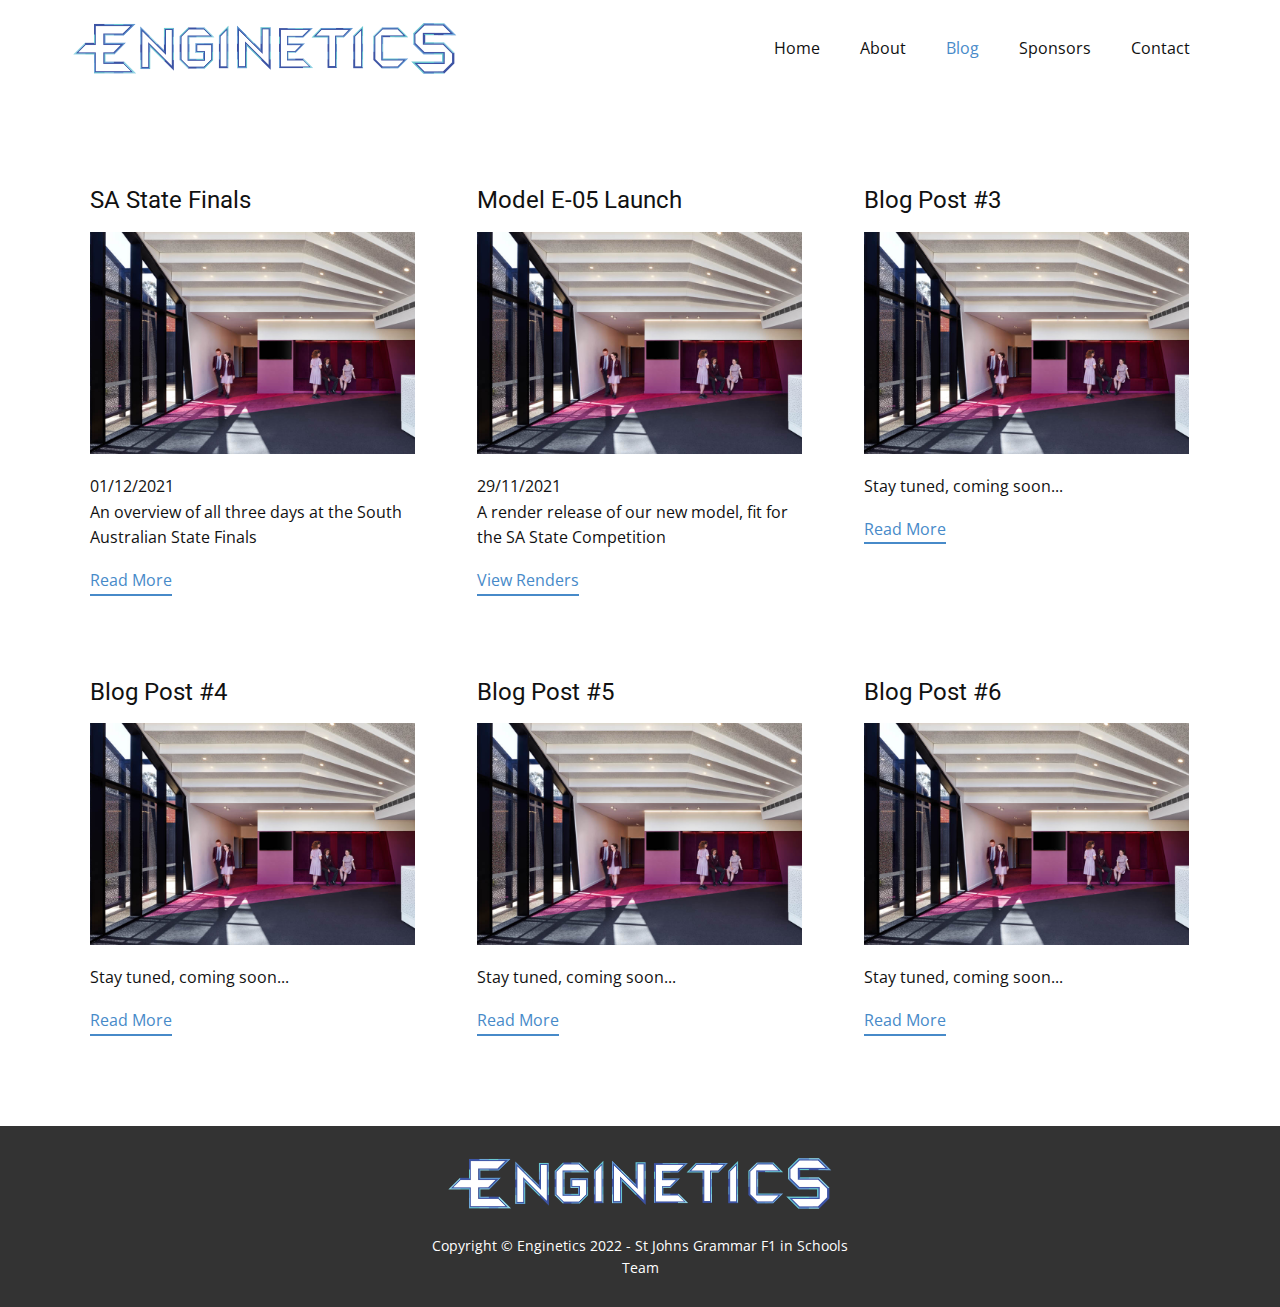
<file: blog/index.html>
<!DOCTYPE html>
<html style="font-size: 16px;">
<!-- IGNORE BELOW (MENUS, METADATA ETC.) -->
<head>
    <meta name="viewport" content="width=device-width, initial-scale=1.0">
    <meta charset="utf-8">
    <meta name="keywords" content="">
    <meta name="description" content="">
    <title>Blog | Enginetics</title>
    <link rel="stylesheet" href="../css/nicepage.css" media="screen">
    <link rel="stylesheet" href="../css/Blog-Template.css" media="screen">
    <script class="u-script" type="text/javascript" src="../js/jquery.js" defer=""></script>
    <script class="u-script" type="text/javascript" src="../js/nicepage.js" defer=""></script>
    <link rel="icon" href="../images/favicon.png">
    <link id="u-theme-google-font" rel="stylesheet" href="https://fonts.googleapis.com/css?family=Roboto:100,100i,300,300i,400,400i,500,500i,700,700i,900,900i|Open+Sans:300,300i,400,400i,600,600i,700,700i,800,800i">
    <script type="application/ld+json">{
		"@context": "http://schema.org",
		"@type": "Organization",
		"name": "",
		"url": "index.html",
		"logo": "../images/default-logo.png"
    }</script>
    <meta property="og:title" content="Blog | Enginetics">
    <meta property="og:type" content="blog">
    <meta name="theme-color" content="#478ac9">
    <link rel="canonical" href="../index.html">
</head>

<body class="u-body">
    <header class="u-clearfix u-header u-header" id="sec-2f8c">
        <div class="u-clearfix u-sheet u-sheet-1">
            <a href="../index.html" data-page-id="411013401" class="u-image u-logo u-image-1" data-image-width="3416" data-image-height="387" title="Home">
                <img src="../images/default-logo.png" class="u-logo-image u-logo-image-1" data-image-width="389.3334">
            </a>
            <nav class="u-menu u-menu-dropdown u-offcanvas u-menu-1">
                <div class="menu-collapse" style="font-size: 1rem; letter-spacing: 0px;">
                    <a class="u-button-style u-custom-left-right-menu-spacing u-custom-padding-bottom u-custom-top-bottom-menu-spacing u-nav-link u-text-active-palette-1-base u-text-hover-palette-2-base" href="#">
                        <svg><use xmlns:xlink="http://www.w3.org/1999/xlink" xlink:href="#menu-hamburger"></use></svg>
                        <svg version="1.1" xmlns="http://www.w3.org/2000/svg" xmlns:xlink="http://www.w3.org/1999/xlink"><defs><symbol id="menu-hamburger" viewBox="0 0 16 16" style="width: 16px; height: 16px;"><rect y="1" width="16" height="2"></rect><rect y="7" width="16" height="2"></rect><rect y="13" width="16" height="2"></rect></symbol></defs></svg>
                    </a>
                </div>
                <div class="u-custom-menu u-nav-container">
                    <ul class="u-nav u-unstyled u-nav-1">
                        <li class="u-nav-item"><a class="u-button-style u-nav-link u-text-active-palette-1-base u-text-hover-palette-2-base" href="../index.html" style="padding: 18px 20px;">Home</a>
                        </li><li class="u-nav-item"><a class="u-button-style u-nav-link u-text-active-palette-1-base u-text-hover-palette-2-base" href="../About.html" style="padding: 18px 20px;">About</a>
                        </li><li class="u-nav-item"><a class="u-button-style u-nav-link u-text-active-palette-1-base u-text-hover-palette-2-base" href="index.html" style="padding: 18px 20px;">Blog</a>
                        </li><li class="u-nav-item"><a class="u-button-style u-nav-link u-text-active-palette-1-base u-text-hover-palette-2-base" href="../sponsors.html" style="padding: 18px 20px;">Sponsors</a>
                        </li><li class="u-nav-item"><a class="u-button-style u-nav-link u-text-active-palette-1-base u-text-hover-palette-2-base" href="../Contact.html" style="padding: 18px 20px;">Contact</a>
                        </li>
                    </ul>
                </div>
                <div class="u-custom-menu u-nav-container-collapse">
                    <div class="u-black u-container-style u-inner-container-layout u-opacity u-opacity-95 u-sidenav">
                        <div class="u-sidenav-overflow">
                            <div class="u-menu-close"></div>
                            <ul class="u-align-center u-nav u-popupmenu-items u-unstyled u-nav-2"><li class="u-nav-item"><a class="u-button-style u-nav-link" href="../index.html" style="padding: 18px 20px;">Home</a>
                                </li><li class="u-nav-item"><a class="u-button-style u-nav-link" href="../About.html" style="padding: 18px 20px;">About</a>
                                </li><li class="u-nav-item"><a class="u-button-style u-nav-link" href="index.html" style="padding: 18px 20px;">Blog</a>
                                </li><li class="u-nav-item"><a class="u-button-style u-nav-link" href="../sponsors.html" style="padding: 18px 20px;">Sponsors</a>
                                </li><li class="u-nav-item"><a class="u-button-style u-nav-link" href="../Contact.html" style="padding: 18px 20px;">Contact</a>
                                </li>
                            </ul>
                        </div>
                    </div>
                    <div class="u-black u-menu-overlay u-opacity u-opacity-70"></div>
                </div>
            </nav>
        </div>
    </header>
    <!-- IGNORE ABOVE (MENUS, METADATA ETC.) -->

    <!-- THE BLOG POSTS (EDIT) -->
    <section class="u-clearfix u-section-1" id="sec-db2b"><div class="u-clearfix u-sheet u-valign-middle u-sheet-1"><div class="u-blog u-expanded-width u-repeater u-repeater-1">
        <!-- POST #1 -->
        <div class="u-blog-post u-container-style u-repeater-item u-white u-repeater-item-1">
            <div class="u-container-layout u-similar-container u-valign-top u-container-layout-1">
                <!-- TITLE -->
                <h4 class="u-blog-control u-text u-text-1">
                    <a class="u-post-header-link" href="posts/post.html">SA State Finals</a>
                </h4>
                <!-- IMAGE -->
                <a class="u-post-header-link" href="posts/post.html">
                    <img src="../images/SJGS-Home-Banner-1.jpg" alt="" class="u-blog-control u-expanded-width u-image u-image-default u-image-1" >
                </a>
                <!-- DATE AND OVERVIEW -->
                <div class="u-blog-control u-post-content u-text u-text-2 fr-view">
                    01/12/2021
                    <br>
                    An overview of all three days at the South Australian State Finals
                </div>
                <!-- BUTTON TO READ ARTICLE -->
                <a href="posts/post.html" class="u-blog-control u-border-2 u-border-palette-1-base u-btn u-btn-rectangle u-button-style u-none u-btn-1">Read More</a>
            </div>
        </div>

        <!-- POST #2 -->
        <div class="u-blog-post u-container-style u-repeater-item u-white u-repeater-item-1">
            <div class="u-container-layout u-similar-container u-valign-top u-container-layout-1">
                <!-- TITLE -->
                <h4 class="u-blog-control u-text u-text-1">
                    <a class="u-post-header-link" href="posts/post.html">Model E-05 Launch</a>
                </h4>
                <!-- IMAGE -->
                <a class="u-post-header-link" href="posts/post.html">
                    <img src="../images/SJGS-Home-Banner-1.jpg" alt="" class="u-blog-control u-expanded-width u-image u-image-default u-image-1" >
                </a>
                <!-- DATE AND OVERVIEW -->
                <div class="u-blog-control u-post-content u-text u-text-2 fr-view">
                    29/11/2021
                    <br>
                    A render release of our new model, fit for the SA State Competition
                </div>
                <!-- BUTTON TO READ ARTICLE -->
                <a href="https://www.instagram.com/p/CW1sDOFhJ_X/" class="u-blog-control u-border-2 u-border-palette-1-base u-btn u-btn-rectangle u-button-style u-none u-btn-1">View Renders</a>
            </div>
        </div>
        
        <!-- POST #3 -->
        <div class="u-blog-post u-container-style u-repeater-item u-white u-repeater-item-1">
            <div class="u-container-layout u-similar-container u-valign-top u-container-layout-1">
                <!-- TITLE -->
                <h4 class="u-blog-control u-text u-text-1">
                    <a class="u-post-header-link" href="posts/post.html">Blog Post #3</a>
                </h4>
                <!-- IMAGE -->
                <a class="u-post-header-link" href="posts/post.html">
                    <img src="../images/SJGS-Home-Banner-1.jpg" alt="" class="u-blog-control u-expanded-width u-image u-image-default u-image-1" >
                </a>
                <!-- DATE AND OVERVIEW -->
                <div class="u-blog-control u-post-content u-text u-text-2 fr-view">
                    Stay tuned, coming soon...
                </div>
                <!-- BUTTON TO READ ARTICLE -->
                <a href="posts/post.html" class="u-blog-control u-border-2 u-border-palette-1-base u-btn u-btn-rectangle u-button-style u-none u-btn-1">Read More</a>
            </div>
        </div>

        <!-- POST #4 -->
        <div class="u-blog-post u-container-style u-repeater-item u-white u-repeater-item-1">
            <div class="u-container-layout u-similar-container u-valign-top u-container-layout-1">
                <!-- TITLE -->
                <h4 class="u-blog-control u-text u-text-1">
                    <a class="u-post-header-link" href="posts/post.html">Blog Post #4</a>
                </h4>
                <!-- IMAGE -->
                <a class="u-post-header-link" href="posts/post.html">
                    <img src="../images/SJGS-Home-Banner-1.jpg" alt="" class="u-blog-control u-expanded-width u-image u-image-default u-image-1" >
                </a>
                <!-- DATE AND OVERVIEW -->
                <div class="u-blog-control u-post-content u-text u-text-2 fr-view">
                    Stay tuned, coming soon...
                </div>
                <!-- BUTTON TO READ ARTICLE -->
                <a href="posts/post.html" class="u-blog-control u-border-2 u-border-palette-1-base u-btn u-btn-rectangle u-button-style u-none u-btn-1">Read More</a>
            </div>
        </div>

        <!-- POST #5s -->
        <div class="u-blog-post u-container-style u-repeater-item u-white u-repeater-item-1">
            <div class="u-container-layout u-similar-container u-valign-top u-container-layout-1">
                <!-- TITLE -->
                <h4 class="u-blog-control u-text u-text-1">
                    <a class="u-post-header-link" href="posts/post.html">Blog Post #5</a>
                </h4>
                <!-- IMAGE -->
                <a class="u-post-header-link" href="posts/post.html">
                    <img src="../images/SJGS-Home-Banner-1.jpg" alt="" class="u-blog-control u-expanded-width u-image u-image-default u-image-1" >
                </a>
                <!-- DATE AND OVERVIEW -->
                <div class="u-blog-control u-post-content u-text u-text-2 fr-view">
                    Stay tuned, coming soon...
                </div>
                <!-- BUTTON TO READ ARTICLE -->
                <a href="posts/post.html" class="u-blog-control u-border-2 u-border-palette-1-base u-btn u-btn-rectangle u-button-style u-none u-btn-1">Read More</a>
            </div>
        </div>

        <!-- POST #6 -->
        <div class="u-blog-post u-container-style u-repeater-item u-white u-repeater-item-1">
            <div class="u-container-layout u-similar-container u-valign-top u-container-layout-1">
                <!-- TITLE -->
                <h4 class="u-blog-control u-text u-text-1">
                    <a class="u-post-header-link" href="posts/post.html">Blog Post #6</a>
                </h4>
                <!-- IMAGE -->
                <a class="u-post-header-link" href="posts/post.html">
                    <img src="../images/SJGS-Home-Banner-1.jpg" alt="" class="u-blog-control u-expanded-width u-image u-image-default u-image-1" >
                </a>
                <!-- DATE AND OVERVIEW -->
                <div class="u-blog-control u-post-content u-text u-text-2 fr-view">
                    Stay tuned, coming soon...
                </div>
                <!-- BUTTON TO READ ARTICLE -->
                <a href="posts/post.html" class="u-blog-control u-border-2 u-border-palette-1-base u-btn u-btn-rectangle u-button-style u-none u-btn-1">Read More</a>
            </div>
        </div>
    </div></div></section>
    <!-- END OF BLOG POSTS, IGNORE REST OF CODE -->
    
    <footer class="u-align-center u-clearfix u-footer u-grey-80 u-footer" id="sec-4af6">
        <div class="u-clearfix u-sheet u-sheet-1">
            <a href="../Home.html" data-page-id="411013401" class="u-image u-logo u-image-1" data-image-width="3416" data-image-height="387" title="Home">
                <img src="../images/default-logo.png" class="u-logo-image u-logo-image-1" data-image-width="389.3334">
            </a>
            <p class="u-small-text u-text u-text-variant u-text-1">Copyright © Enginetics 2022 - St Johns Grammar F1 in Schools Team</p>
        </div>
    </footer>
</body>
</html>
</file>
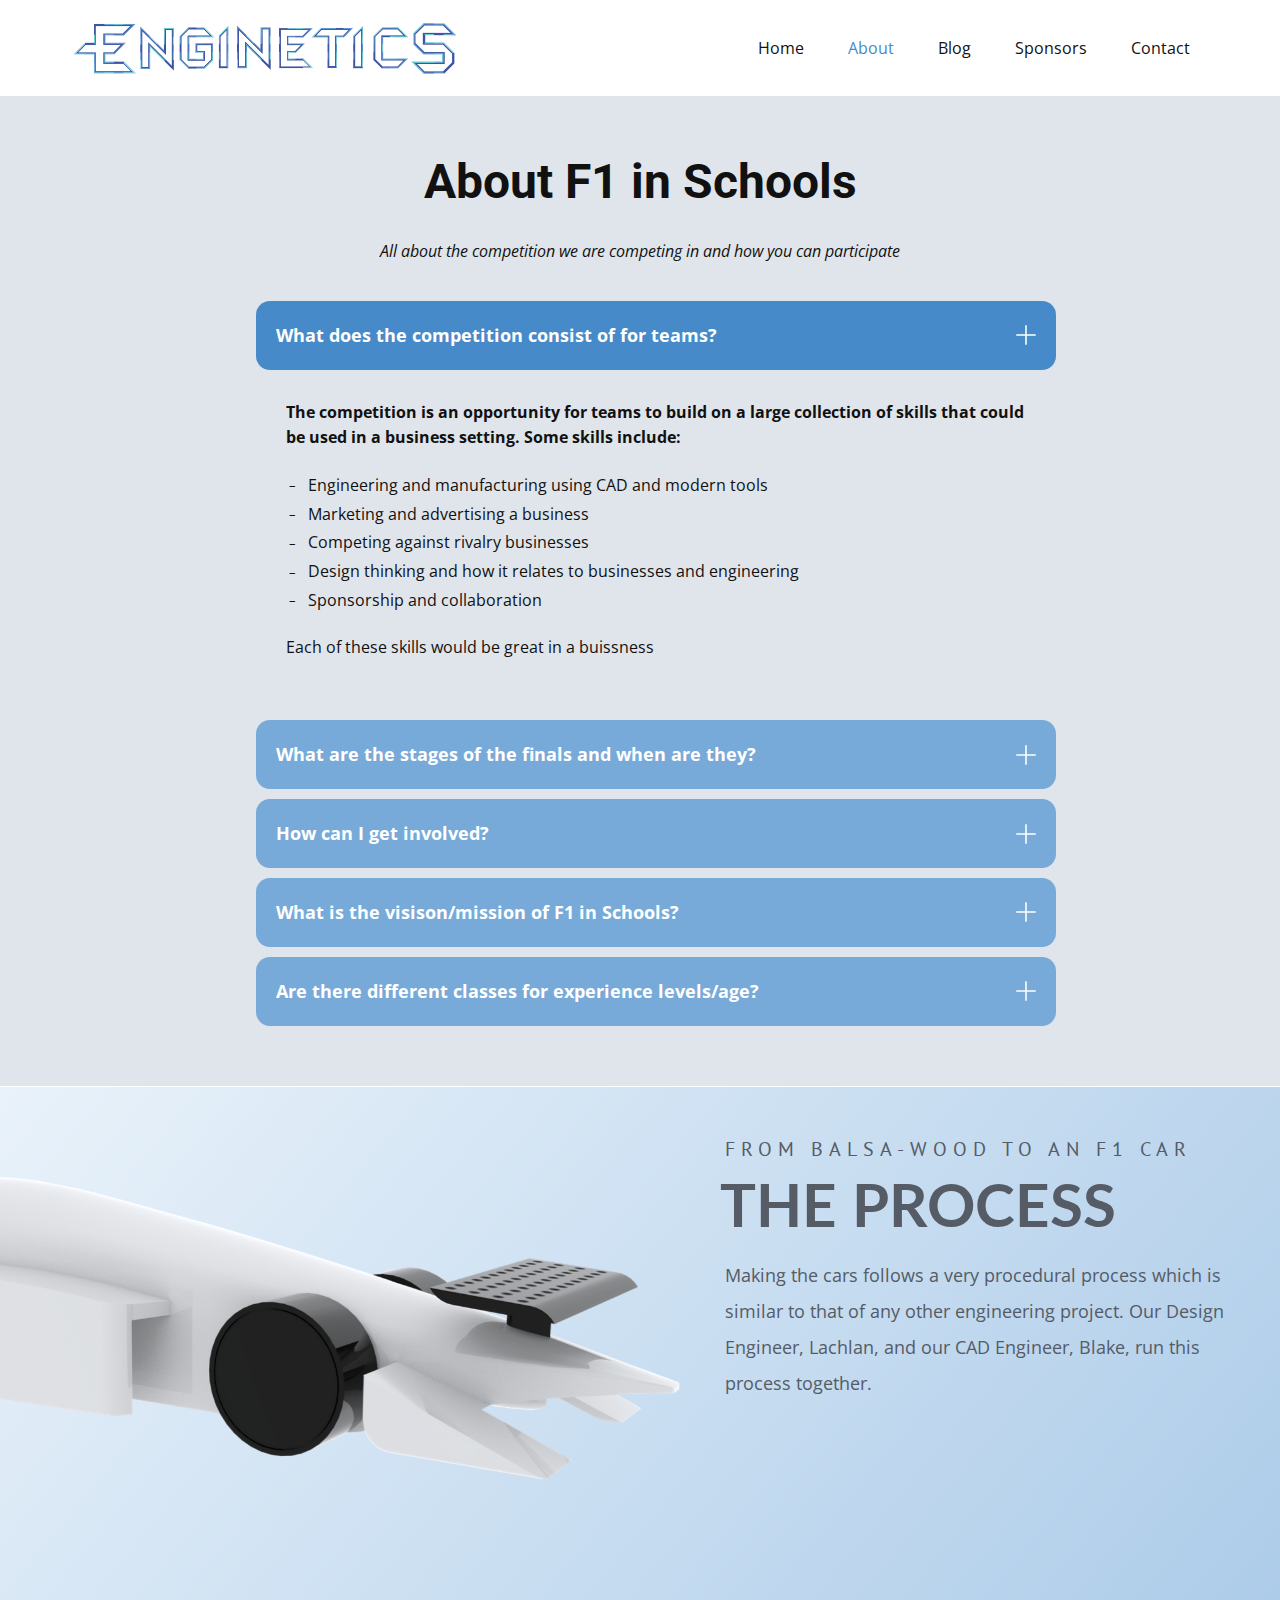
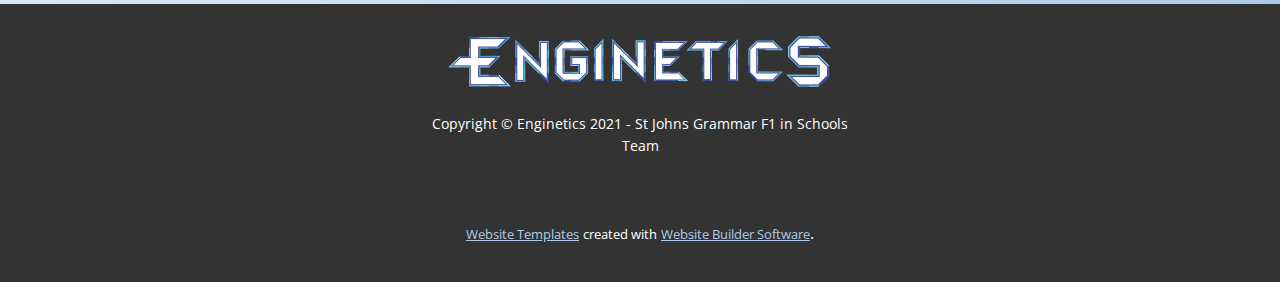
<file: About.html>
<!DOCTYPE html>
<html style="font-size: 16px;" lang="en-AU">
  <!-- HEAD - CONTAINS METADATA AND LINKS TO OTHER FILES (NOTHING VISIBLE ON WEBSITE) -->
  <head>
    <!-- METDATA (DONT TOUCH) -->
    <meta name="viewport" content="width=device-width, initial-scale=1.0">
    <meta charset="utf-8">
    <meta name="theme-color" content="#478ac9">
    <!-- PAGE TITLE & SEO -->
    <title>About | Enginetics</title>
    <meta name="keywords" content="">
    <meta name="description" content="">
    <link rel="icon" href="images/favicon.png">
    <!-- STYLESHEET & JS LINKS (DONT TOUCH) -->
    <link rel="stylesheet" href="css/nicepage.css" media="screen">
    <link rel="stylesheet" href="css/Home.css" media="screen">
    <link rel="stylesheet" hrf="css/fa.all.min.css">
    <script class="u-script" type="text/javascript" src="js/jquery.js" defer=""></script>
    <script class="u-script" type="text/javascript" src="js/nicepage.js" defer=""></script>
    <link id="u-theme-google-font" rel="stylesheet" href="https://fonts.googleapis.com/css?family=Roboto:100,100i,300,300i,400,400i,500,500i,700,700i,900,900i|Open+Sans:300,300i,400,400i,600,600i,700,700i,800,800i">
    <link id="u-page-google-font" rel="stylesheet" href="https://fonts.googleapis.com/css?family=PT+Sans:400,400i,700,700i|Lato:100,100i,300,300i,400,400i,700,700i,900,900i|Oswald:200,300,400,500,600,700">
    <script type="application/ld+json">{
    "@context": "http://schema.org",
    "@type": "Organization",
    "name": "Enginetics",
    "logo": "images/ExpandedLogo.png"
    }</script>
    <!-- OPEN GRAPH META TAGS -->
    <meta property="og:title" content="Home | Enginetics">
    <meta property="og:description" content="">
    <meta property="og:type" content="website">
    <meta property="og:image" content="https://enginetics.tk/images/ExpandedLogo.png">
</head>



  <body class="u-body">
    <!--Top Banner Menu-->
    <header class="u-clearfix u-header u-header" id="sec-2f8c"><div class="u-clearfix u-sheet u-sheet-1">
      <!--Logo-->
      <a href="index.html" data-page-id="411013401" class="u-image u-logo u-image-1" data-image-width="3078" data-image-height="477" title="Home">
        <img src="images/ExpandedLogo.png" class="u-logo-image u-logo-image-1" data-image-width="389.3336">
      </a>
      <!--Defing the Menu-->
      <nav class="u-menu u-menu-dropdown u-offcanvas u-menu-1">
        <div class="menu-collapse" style="font-size: 1rem; letter-spacing: 0px;">
          <a class="u-button-style u-custom-left-right-menu-spacing u-custom-padding-bottom u-custom-top-bottom-menu-spacing u-nav-link u-text-active-palette-1-base u-text-hover-palette-2-base" href="#">
            <svg>
              <use xmlns:xlink="http://www.w3.org/1999/xlink" xlink:href="#menu-hamburger">

              </use>
            </svg>
            <svg version="1.1" xmlns="http://www.w3.org/2000/svg" xmlns:xlink="http://www.w3.org/1999/xlink">
              <defs>
                <symbol id="menu-hamburger" viewBox="0 0 16 16" style="width: 16px; height: 16px;">
                  <rect y="1" width="16" height="2">

                  </rect>
                  <rect y="7" width="16" height="2">

                  </rect>
                  <rect y="13" width="16" height="2">

                  </rect>
                </symbol>
              </defs>
            </svg>
          </a>
        </div>
        <!--Menu Items-->
        <div class="u-custom-menu u-nav-container">
          <ul class="u-nav u-unstyled u-nav-1">
            <li class="u-nav-item"><a class="u-button-style u-nav-link u-text-active-palette-1-base u-text-hover-palette-2-base" href="index.html" style="padding: 18px 20px;">
              Home
            </a>
            </li>
            <li class="u-nav-item"><a class="u-button-style u-nav-link u-text-active-palette-1-base u-text-hover-palette-2-base" href="About.html" style="padding: 18px 20px;">
              About
            </a>
            </li>
            <li class="u-nav-item">
              <a class="u-button-style u-nav-link u-text-active-palette-1-base u-text-hover-palette-2-base" href="blog/index.html" style="padding: 18px 20px;">
                Blog
              </a>
            </li>
            <li class="u-nav-item">
              <a class="u-button-style u-nav-link u-text-active-palette-1-base u-text-hover-palette-2-base" href="sponsors.html" style="padding: 18px 20px;">
                Sponsors
              </a>
            </li>
            <li class="u-nav-item">
              <a class="u-button-style u-nav-link u-text-active-palette-1-base u-text-hover-palette-2-base" href="Contact.html" style="padding: 18px 20px;">
                Contact
              </a>
            </li>
          </ul>
        </div>
        <div class="u-custom-menu u-nav-container-collapse">
          <div class="u-black u-container-style u-inner-container-layout u-opacity u-opacity-95 u-sidenav">
            <div class="u-sidenav-overflow">
              <div class="u-menu-close"></div>
              <ul class="u-align-center u-nav u-popupmenu-items u-unstyled u-nav-2">
                <li class="u-nav-item">
                  <a class="u-button-style u-nav-link" href="index.html" style="padding: 18px 20px;">
                    Home
                  </a>
                </li>
                <li class="u-nav-item">
                  <a class="u-button-style u-nav-link" href="About.html" style="padding: 18px 20px;">
                    About
                  </a>
                </li>
                <li class="u-nav-item">
                  <a class="u-button-style u-nav-link" href="blog/index.html" style="padding: 18px 20px;">
                    Blog
                  </a>
                </li>
                <li class="u-nav-item">
                  <a class="u-button-style u-nav-link" href="sponsors.html" style="padding: 18px 20px;">
                    Sponsors
                  </a>
                </li>
                <li class="u-nav-item">
                  <a class="u-button-style u-nav-link" href="Contact.html" style="padding: 18px 20px;">
                    Contact
                  </a>
                </li>
              </ul>
            </div>
          </div>
          <div class="u-black u-menu-overlay u-opacity u-opacity-70"></div>
        </div>
      </nav>
    </div>
  </header>

  <!--F1 in Schools-->
  <section class="u-align-center u-clearfix u-palette-5-light-2 u-section-8" id="carousel_9b25">
    <div class="u-clearfix u-sheet u-sheet-1">
      <h2 class="u-text u-text-1">
        About F1 in Schools
      </h2>
      <p class="u-text u-text-2">
        All about the competition we are competing in and how you can participate
      </p>
      <div class="u-accordion u-spacing-10 u-accordion-1">
        <div class="u-accordion-item">
          <a class="active u-accordion-link u-active-palette-1-base u-button-style u-hover-palette-1-light-1 u-palette-1-light-1 u-radius-14 u-accordion-link-1" id="link-accordion-0781" aria-controls="accordion-0781" aria-selected="true">
            <span class="u-accordion-link-text">
              What does the competition consist of for teams?
            </span>
            <span class="u-accordion-link-icon u-icon u-icon-circle u-icon-1">
              <svg class="u-svg-link" preserveAspectRatio="xMidYMin slice" viewBox="0 0 512 512" style="">
                <use xmlns:xlink="http://www.w3.org/1999/xlink" xlink:href="#svg-62f9"></use>
              </svg>
              <svg class="u-svg-content" viewBox="0 0 512 512" x="0px" y="0px" id="svg-62f9" style="enable-background:new 0 0 512 512;">
                <g>
                  <g>
                    <path d="M492,236H276V20c0-11.046-8.954-20-20-20c-11.046,0-20,8.954-20,20v216H20c-11.046,0-20,8.954-20,20s8.954,20,20,20h216    v216c0,11.046,8.954,20,20,20s20-8.954,20-20V276h216c11.046,0,20-8.954,20-20C512,244.954,503.046,236,492,236z"></path>
                  </g>
                </g>
              </svg>
            </span>
          </a>
          <div class="u-accordion-active u-accordion-pane u-container-style u-shape-rectangle u-accordion-pane-1" id="accordion-0781" aria-labelledby="link-accordion-0781">
            <div class="u-container-layout u-valign-top u-container-layout-1">
              <p class="u-text u-text-3">
                The competition is an opportunity for teams to build on a large collection of skills that could be used in a business setting.
                Some skills include:
              </p>
              <ul class="u-custom-list u-text u-text-4">
                <li>
                  <div class="u-list-icon">
                    <div xmlns="http://www.w3.org/2000/svg" xmlns:xlink="http://www.w3.org/1999/xlink" version="1.1" xml:space="preserve" class="u-svg-content">
                      –
                    </div>
                  </div>
                  Engineering and manufacturing using CAD and modern tools
                </li>
                <li>
                  <div class="u-list-icon">
                    <div xmlns="http://www.w3.org/2000/svg" xmlns:xlink="http://www.w3.org/1999/xlink" version="1.1" xml:space="preserve" class="u-svg-content">
                      –
                    </div>
                  </div>
                  Marketing and advertising a business
                </li>
                <li>
                  <div class="u-list-icon">
                    <div xmlns="http://www.w3.org/2000/svg" xmlns:xlink="http://www.w3.org/1999/xlink" version="1.1" xml:space="preserve" class="u-svg-content">
                      –
                    </div>
                  </div>
                  Competing against rivalry businesses
                </li>
                <li>
                  <div class="u-list-icon">
                    <div xmlns="http://www.w3.org/2000/svg" xmlns:xlink="http://www.w3.org/1999/xlink" version="1.1" xml:space="preserve" class="u-svg-content">
                      –
                    </div>
                  </div>
                  Design thinking and how it relates to businesses and engineering
                </li>
                <li>
                  <div class="u-list-icon">
                    <div xmlns="http://www.w3.org/2000/svg" xmlns:xlink="http://www.w3.org/1999/xlink" version="1.1" xml:space="preserve" class="u-svg-content">
                      –
                    </div>
                  </div>
                  Sponsorship and collaboration
                </li>
              </ul>
              <p>
                Each of these skills would be great in a buissness
              </p>
            </div>
          </div>
        </div>
        <div class="u-accordion-item">
          <a class="u-accordion-link u-active-palette-1-base u-button-style u-hover-palette-1-light-1 u-palette-1-light-1 u-radius-14 u-accordion-link-2" id="link-accordion-4c47" aria-controls="accordion-4c47" aria-selected="false">
            <span class="u-accordion-link-text">
              What are the stages of the finals and when are they?
            </span>
            <span class="u-accordion-link-icon u-icon u-icon-circle u-icon-2">
              <svg class="u-svg-link" preserveAspectRatio="xMidYMin slice" viewBox="0 0 512 512" style="">
                <use xmlns:xlink="http://www.w3.org/1999/xlink" xlink:href="#svg-ed76"></use>
              </svg>
              <svg class="u-svg-content" viewBox="0 0 512 512" x="0px" y="0px" id="svg-ed76" style="enable-background:new 0 0 512 512;">
                <g>
                  <g>
                    <path d="M492,236H276V20c0-11.046-8.954-20-20-20c-11.046,0-20,8.954-20,20v216H20c-11.046,0-20,8.954-20,20s8.954,20,20,20h216    v216c0,11.046,8.954,20,20,20s20-8.954,20-20V276h216c11.046,0,20-8.954,20-20C512,244.954,503.046,236,492,236z"></path>
                  </g>
                </g>
              </svg>
            </span>
          </a>
          <div class="u-accordion-pane u-container-style u-shape-rectangle u-accordion-pane-2" id="accordion-4c47" aria-labelledby="link-accordion-4c47">
            <div class="u-container-layout u-container-layout-2">
              <ul class="u-custom-list u-text u-text-5">
                <li>
                  <div class="u-list-icon">
                    <div xmlns="http://www.w3.org/2000/svg" xmlns:xlink="http://www.w3.org/1999/xlink" version="1.1" xml:space="preserve" class="u-svg-content">
                      –
                    </div>
                  </div>
                  South Australian State Finals
                  <br>
                  29th of November - 1st of December 2021
                </li>
                <br>
                <li>
                  <div class="u-list-icon">
                    <div xmlns="http://www.w3.org/2000/svg" xmlns:xlink="http://www.w3.org/1999/xlink" version="1.1" xml:space="preserve" class="u-svg-content">
                      –
                    </div>
                  </div>
                  Australian National Finals
                  <br>
                  7th - 10th of April 2022
                </li>
                <br>
                <li>
                  <div class="u-list-icon">
                    <div xmlns="http://www.w3.org/2000/svg" xmlns:xlink="http://www.w3.org/1999/xlink" version="1.1" xml:space="preserve" class="u-svg-content">
                      –
                    </div>
                  </div>
                  International Finals
                  <br>
                  TBD
                </li>
              </ul>
            </div>
          </div>
        </div>
        <div class="u-accordion-item">
          <a class="u-accordion-link u-active-palette-1-base u-button-style u-hover-palette-1-light-1 u-palette-1-light-1 u-radius-14 u-accordion-link-3" id="link-accordion-a910" aria-controls="accordion-a910" aria-selected="false">
            <span class="u-accordion-link-text">How can I get involved?</span><span class="u-accordion-link-icon u-icon u-icon-circle u-icon-3"><svg class="u-svg-link" preserveAspectRatio="xMidYMin slice" viewBox="0 0 512 512" style=""><use xmlns:xlink="http://www.w3.org/1999/xlink" xlink:href="#svg-8a71"></use></svg><svg class="u-svg-content" viewBox="0 0 512 512" x="0px" y="0px" id="svg-8a71" style="enable-background:new 0 0 512 512;"><g><g><path d="M492,236H276V20c0-11.046-8.954-20-20-20c-11.046,0-20,8.954-20,20v216H20c-11.046,0-20,8.954-20,20s8.954,20,20,20h216    v216c0,11.046,8.954,20,20,20s20-8.954,20-20V276h216c11.046,0,20-8.954,20-20C512,244.954,503.046,236,492,236z"></path>
</g>
</g></svg></span>
          </a>
          <div class="u-accordion-pane u-container-style u-shape-rectangle u-accordion-pane-3" id="accordion-a910" aria-labelledby="link-accordion-a910">
            <div class="u-container-layout u-container-layout-3">
              <ul class="u-custom-list u-text u-text-6">
                <li>
                  <div class="u-list-icon">
                    <div xmlns="http://www.w3.org/2000/svg" xmlns:xlink="http://www.w3.org/1999/xlink" version="1.1" xml:space="preserve" class="u-svg-content">–</div>
                  </div>Talk to your teachers/staff at your school about submitting a team
                </li>
                <li>
                  <div class="u-list-icon">
                    <div xmlns="http://www.w3.org/2000/svg" xmlns:xlink="http://www.w3.org/1999/xlink" version="1.1" xml:space="preserve" class="u-svg-content">–</div>
                  </div>Look at the <a href="https://rea.org.au/for-students-and-teachers/">REA Foundation Website</a> for more information on the competitions
                </li>
                <li>
                  <div class="u-list-icon">
                    <div xmlns="http://www.w3.org/2000/svg" xmlns:xlink="http://www.w3.org/1999/xlink" version="1.1" xml:space="preserve" class="u-svg-content">–</div>
                  </div>Sponsor Enginetics <a href="sponsors.html">(Sponsorship Page)</a>
                </li>
              </ul>
            </div>
          </div>
        </div>
        <div class="u-accordion-item">
          <a class="u-accordion-link u-active-palette-1-base u-button-style u-hover-palette-1-light-1 u-palette-1-light-1 u-radius-14 u-accordion-link-4" id="link-c6d8" aria-controls="c6d8" aria-selected="false">
            <span class="u-accordion-link-text">What is the visison/mission of F1 in Schools?</span><span class="u-accordion-link-icon u-icon u-icon-circle u-icon-4"><svg class="u-svg-link" preserveAspectRatio="xMidYMin slice" viewBox="0 0 512 512" style=""><use xmlns:xlink="http://www.w3.org/1999/xlink" xlink:href="#svg-a2af"></use></svg><svg class="u-svg-content" viewBox="0 0 512 512" x="0px" y="0px" id="svg-a2af" style="enable-background:new 0 0 512 512;"><g><g><path d="M492,236H276V20c0-11.046-8.954-20-20-20c-11.046,0-20,8.954-20,20v216H20c-11.046,0-20,8.954-20,20s8.954,20,20,20h216    v216c0,11.046,8.954,20,20,20s20-8.954,20-20V276h216c11.046,0,20-8.954,20-20C512,244.954,503.046,236,492,236z"></path>
</g>
</g></svg></span>
          </a>
          <div class="u-accordion-pane u-container-style u-shape-rectangle u-accordion-pane-4" id="c6d8" aria-labelledby="link-c6d8">
            <div class="u-container-layout u-container-layout-4"></div>
          </div>
        </div>
        <div class="u-accordion-item">
          <a class="u-accordion-link u-active-palette-1-base u-button-style u-hover-palette-1-light-1 u-palette-1-light-1 u-radius-14 u-accordion-link-5" id="link-ef89" aria-controls="ef89" aria-selected="false">
            <span class="u-accordion-link-text">Are there different classes for experience levels/age?</span><span class="u-accordion-link-icon u-icon u-icon-circle u-icon-5"><svg class="u-svg-link" preserveAspectRatio="xMidYMin slice" viewBox="0 0 512 512" style=""><use xmlns:xlink="http://www.w3.org/1999/xlink" xlink:href="#svg-f6eb"></use></svg><svg class="u-svg-content" viewBox="0 0 512 512" x="0px" y="0px" id="svg-f6eb" style="enable-background:new 0 0 512 512;"><g><g><path d="M492,236H276V20c0-11.046-8.954-20-20-20c-11.046,0-20,8.954-20,20v216H20c-11.046,0-20,8.954-20,20s8.954,20,20,20h216    v216c0,11.046,8.954,20,20,20s20-8.954,20-20V276h216c11.046,0,20-8.954,20-20C512,244.954,503.046,236,492,236z"></path>
</g>
</g></svg></span>
          </a>
          <div class="u-accordion-pane u-container-style u-shape-rectangle u-accordion-pane-5" id="ef89" aria-labelledby="link-ef89">
            <div class="u-container-layout u-container-layout-5"></div>
          </div>
        </div>
      </div>
    </div>
  </section>

    <section class="u-clearfix u-valign-bottom u-section-1" id="carousel_f930">
      <div class="u-clearfix u-expanded-width u-layout-wrap u-layout-wrap-1">
          <div class="u-layout">
          <div class="u-layout-row">
              <div class="u-align-left u-container-style u-gradient u-layout-cell u-left-cell u-size-60 u-layout-cell-1">
              <div class="u-container-layout u-container-layout-1">
                  <h5 class="u-custom-font u-font-pt-sans u-text u-text-palette-5-dark-2 u-text-1">From Balsa-wood to an F1 Car</h5>
                  <h1 class="u-custom-font u-font-lato u-text u-text-palette-5-dark-2 u-text-2">The Process</h1>
                  <p class="u-text u-text-palette-5-dark-2 u-text-3">
                    Making the cars follows a very procedural process which is similar to that of any other engineering project.
                    Our Design Engineer, Lachlan, and our CAD Engineer, Blake, run this process together.
                  </p>
                  <img class="u-expanded-height u-image u-image-default u-image-1" src="images/WebsiteTopBannerRender.png" alt="" data-image-width="3556" data-image-height="2000" data-animation-name="fadeIn" data-animation-duration="1000" data-animation-delay="0" data-animation-direction="Left">
              </div>
              </div>
          </div>
          </div>
      </div>
      </section>

      <footer class="u-align-center u-clearfix u-footer u-grey-80 u-footer" id="sec-4af6"><div class="u-clearfix u-sheet u-sheet-1">
        <a href="Home.html" data-page-id="411013401" class="u-image u-logo u-image-1" data-image-width="3078" data-image-height="477" title="Home">
          <img src="images/ExpandedLogo.png" class="u-logo-image u-logo-image-1" data-image-width="389.3336">
        </a>
        <p class="u-small-text u-text u-text-variant u-text-1">Copyright © Enginetics 2021 - St Johns Grammar F1 in Schools Team</p>
      </div></footer>
    <section class="u-backlink u-clearfix u-grey-80">
      <a class="u-link" href="https://nicepage.com/website-templates" target="_blank">
        <span>Website Templates</span>
      </a>
      <p class="u-text">
        <span>created with</span>
      </p>
      <a class="u-link" href="https://nicepage.com/" target="_blank">
        <span>Website Builder Software</span>
      </a>. 
    </section>

  </body>
</html>
</file>
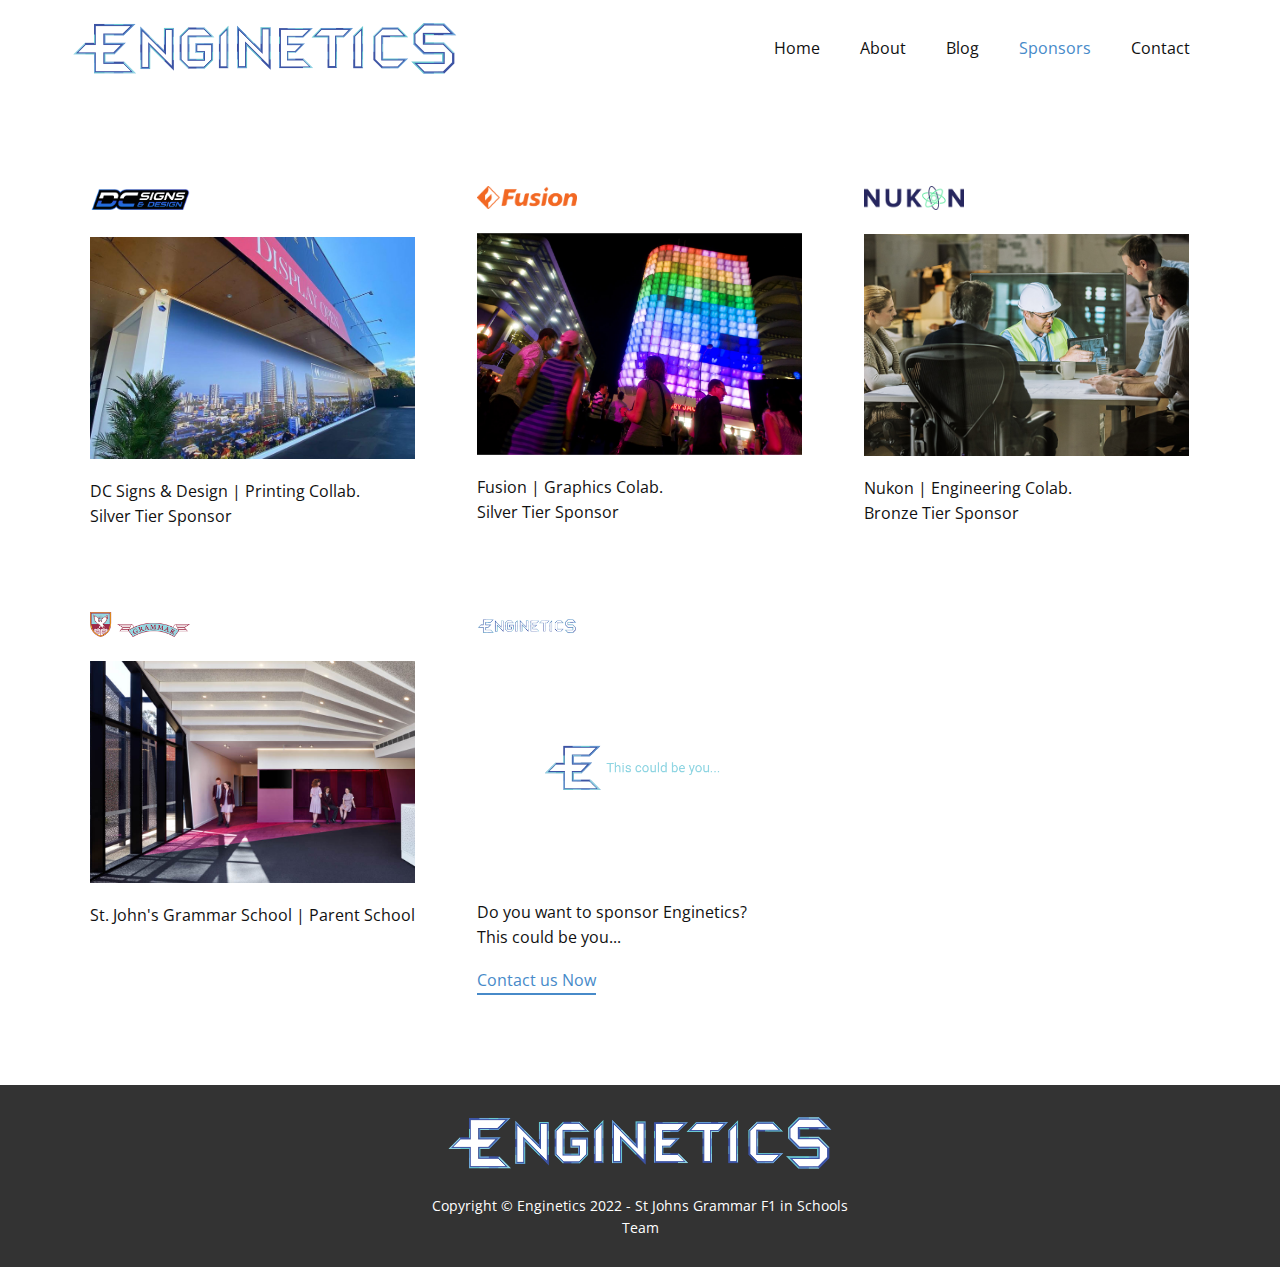
<file: sponsors.html>
<!DOCTYPE html>
<html style="font-size: 16px;">
<!-- IGNORE BELOW (MENUS, METADATA ETC.) -->
<head>
    <meta name="viewport" content="width=device-width, initial-scale=1.0">
    <meta charset="utf-8">
    <meta name="keywords" content="">
    <meta name="description" content="">
    <title>Sponsors | Enginetics</title>
    <link rel="stylesheet" href="css/nicepage.css" media="screen">
    <link rel="stylesheet" href="css/Blog-Template.css" media="screen">
    <script class="u-script" type="text/javascript" src="js/jquery.js" defer=""></script>
    <script class="u-script" type="text/javascript" src="js/nicepage.js" defer=""></script>
    <link rel="icon" href="images/favicon.png">
    <link id="u-theme-google-font" rel="stylesheet" href="https://fonts.googleapis.com/css?family=Roboto:100,100i,300,300i,400,400i,500,500i,700,700i,900,900i|Open+Sans:300,300i,400,400i,600,600i,700,700i,800,800i">
    <script type="application/ld+json">{
		"@context": "http://schema.org",
		"@type": "Organization",
		"name": "",
		"url": "index.html",
		"logo": "images/default-logo.png"
    }</script>
    <meta property="og:title" content="Blog | Enginetics">
    <meta property="og:type" content="blog">
    <meta name="theme-color" content="#478ac9">
    <link rel="canonical" href="index.html">
</head>

<body class="u-body">
    <header class="u-clearfix u-header u-header" id="sec-2f8c">
        <div class="u-clearfix u-sheet u-sheet-1">
            <a href="index.html" data-page-id="411013401" class="u-image u-logo u-image-1" data-image-width="3416" data-image-height="387" title="Home">
                <img src="images/default-logo.png" class="u-logo-image u-logo-image-1" data-image-width="389.3334">
            </a>
            <nav class="u-menu u-menu-dropdown u-offcanvas u-menu-1">
                <div class="menu-collapse" style="font-size: 1rem; letter-spacing: 0px;">
                    <a class="u-button-style u-custom-left-right-menu-spacing u-custom-padding-bottom u-custom-top-bottom-menu-spacing u-nav-link u-text-active-palette-1-base u-text-hover-palette-2-base" href="#">
                        <svg><use xmlns:xlink="http://www.w3.org/1999/xlink" xlink:href="#menu-hamburger"></use></svg>
                        <svg version="1.1" xmlns="http://www.w3.org/2000/svg" xmlns:xlink="http://www.w3.org/1999/xlink"><defs><symbol id="menu-hamburger" viewBox="0 0 16 16" style="width: 16px; height: 16px;"><rect y="1" width="16" height="2"></rect><rect y="7" width="16" height="2"></rect><rect y="13" width="16" height="2"></rect></symbol></defs></svg>
                    </a>
                </div>
                <div class="u-custom-menu u-nav-container">
                    <ul class="u-nav u-unstyled u-nav-1">
                        <li class="u-nav-item"><a class="u-button-style u-nav-link u-text-active-palette-1-base u-text-hover-palette-2-base" href="index.html" style="padding: 18px 20px;">Home</a>
                        </li><li class="u-nav-item"><a class="u-button-style u-nav-link u-text-active-palette-1-base u-text-hover-palette-2-base" href="About.html" style="padding: 18px 20px;">About</a>
                        </li><li class="u-nav-item"><a class="u-button-style u-nav-link u-text-active-palette-1-base u-text-hover-palette-2-base" href="blog/index.html" style="padding: 18px 20px;">Blog</a>
                        </li><li class="u-nav-item"><a class="u-button-style u-nav-link u-text-active-palette-1-base u-text-hover-palette-2-base" href="sponsors.html" style="padding: 18px 20px;">Sponsors</a>
                        </li><li class="u-nav-item"><a class="u-button-style u-nav-link u-text-active-palette-1-base u-text-hover-palette-2-base" href="Contact.html" style="padding: 18px 20px;">Contact</a>
                        </li>
                    </ul>
                </div>
                <div class="u-custom-menu u-nav-container-collapse">
                    <div class="u-black u-container-style u-inner-container-layout u-opacity u-opacity-95 u-sidenav">
                        <div class="u-sidenav-overflow">
                            <div class="u-menu-close"></div>
                            <ul class="u-align-center u-nav u-popupmenu-items u-unstyled u-nav-2"><li class="u-nav-item"><a class="u-button-style u-nav-link" href="index.html" style="padding: 18px 20px;">Home</a>
                                </li><li class="u-nav-item"><a class="u-button-style u-nav-link" href="About.html" style="padding: 18px 20px;">About</a>
                                </li><li class="u-nav-item"><a class="u-button-style u-nav-link" href="blog/index.html" style="padding: 18px 20px;">Blog</a>
                                </li><li class="u-nav-item"><a class="u-button-style u-nav-link" href="sponsors.html" style="padding: 18px 20px;">Sponsors</a>
                                </li><li class="u-nav-item"><a class="u-button-style u-nav-link" href="Contact.html" style="padding: 18px 20px;">Contact</a>
                                </li>
                            </ul>
                        </div>
                    </div>
                    <div class="u-black u-menu-overlay u-opacity u-opacity-70"></div>
                </div>
            </nav>
        </div>
    </header>
    <!-- IGNORE ABOVE (MENUS, METADATA ETC.) -->

    <!-- THE BLOG POSTS (EDIT) -->
    <section class="u-clearfix u-section-1" id="sec-db2b"><div class="u-clearfix u-sheet u-valign-middle u-sheet-1"><div class="u-blog u-expanded-width u-repeater u-repeater-1">
        <!-- DC Signs -->
        <div class="u-blog-post u-container-style u-repeater-item u-white u-repeater-item-1">
            <div class="u-container-layout u-similar-container u-valign-top u-container-layout-1">
                <!-- TITLE -->
                <h4 class="u-blog-control u-text u-text-1">
                    <a class="u-post-header-link" href="https://dcsignsanddesign.com/">
                        <img src="images/DCSD.png" width="100">
                    </a>
                </h4>
                <!-- IMAGE -->
                <a class="u-post-header-link" href="blog/posts/post.html">
                    <img src="images/imperial-wall-wrap-square.jpg" alt="" class="u-blog-control u-expanded-width u-image u-image-default u-image-1" >
                </a>
                <!-- DATE AND OVERVIEW -->
                <div class="u-blog-control u-post-content u-text u-text-2 fr-view">
                    DC Signs & Design | Printing Collab.
                    <br>
                    Silver Tier Sponsor
                </div>
            </div>
        </div>

        <!-- Fusion -->
        <div class="u-blog-post u-container-style u-repeater-item u-white u-repeater-item-1">
            <div class="u-container-layout u-similar-container u-valign-top u-container-layout-1">
                <!-- TITLE -->
                <h4 class="u-blog-control u-text u-text-1">
                    <a class="u-post-header-link" href="https://www.fusion.com.au/">
                        <img src="images/Fusion.png" width="100">
                    </a>
                </h4>
                <!-- IMAGE -->
                <a class="u-post-header-link" href="https://www.fusion.com.au/">
                    <img src="images/lantern-feature.png" alt="" class="u-blog-control u-expanded-width u-image u-image-default u-image-1" >
                </a>
                <!-- DATE AND OVERVIEW -->
                <div class="u-blog-control u-post-content u-text u-text-2 fr-view">
                    Fusion | Graphics Colab.
                    <br>
                    Silver Tier Sponsor
                </div>
            </div>
        </div>
        
        <!-- Nukon -->
        <div class="u-blog-post u-container-style u-repeater-item u-white u-repeater-item-1">
            <div class="u-container-layout u-similar-container u-valign-top u-container-layout-1">
                <!-- TITLE -->
                <h4 class="u-blog-control u-text u-text-1">
                    <a class="u-post-header-link" href="https://www.nukon.com/">
                        <img src="images/nukon.png" width="100">
                    </a>
                </h4>
                <!-- IMAGE -->
                <a class="u-post-header-link" href="https://www.nukon.com/">
                    <img src="images/Nukon-dedicated-partner-team-video-conference.jpg" alt="" class="u-blog-control u-expanded-width u-image u-image-default u-image-1" >
                </a>
                <!-- DATE AND OVERVIEW -->
                <div class="u-blog-control u-post-content u-text u-text-2 fr-view">
                    Nukon | Engineering Colab.
                    <br>
                    Bronze Tier Sponsor
                </div>
            </div>
        </div>

        <!-- St John's Grammmar -->
        <div class="u-blog-post u-container-style u-repeater-item u-white u-repeater-item-1">
            <div class="u-container-layout u-similar-container u-valign-top u-container-layout-1">
                <!-- TITLE -->
                <h4 class="u-blog-control u-text u-text-1">
                    <a class="u-post-header-link" href="https://www.stjohns.sa.edu.au/">
                        <img src="images/SJGS_Logo_reversed_horizontal_no_background.png" width="100">
                    </a>
                </h4>
                <!-- IMAGE -->
                <a class="u-post-header-link" href="https://www.stjohns.sa.edu.au/">
                    <img src="images/SJGS-Home-Banner-1.jpg" alt="" class="u-blog-control u-expanded-width u-image u-image-default u-image-1" >
                </a>
                <!-- DATE AND OVERVIEW -->
                <div class="u-blog-control u-post-content u-text u-text-2 fr-view">
                    St. John's Grammar School | Parent School
                </div>
            </div>
        </div>

        <!-- Become a Sponsor -->
        <div class="u-blog-post u-container-style u-repeater-item u-white u-repeater-item-1">
            <div class="u-container-layout u-similar-container u-valign-top u-container-layout-1">
                <!-- TITLE -->
                <h4 class="u-blog-control u-text u-text-1">
                    <a class="u-post-header-link" href="Contact.html">
                        <img src="images/ExpandedLogo.png" width="100">
                    </a>
                </h4>
                <!-- IMAGE -->
                <a class="u-post-header-link" href="Contact.html">
                    <img src="images/BlankSponsorLarge.png" alt="" class="u-blog-control u-expanded-width u-image u-image-default u-image-1">
                </a>
                <!-- DATE AND OVERVIEW -->
                <div class="u-blog-control u-post-content u-text u-text-2 fr-view">
                    Do you want to sponsor Enginetics?
                    <br>
                    This could be you...
                </div>
                <!-- BUTTON TO READ ARTICLE -->
                <a href="Contact.html" class="u-blog-control u-border-2 u-border-palette-1-base u-btn u-btn-rectangle u-button-style u-none u-btn-1">
                    Contact us Now
                </a>
            </div>
        </div>
    </section>

    <footer class="u-align-center u-clearfix u-footer u-grey-80 u-footer" id="sec-4af6">
        <div class="u-clearfix u-sheet u-sheet-1">
            <a href="Home.html" data-page-id="411013401" class="u-image u-logo u-image-1" data-image-width="3416" data-image-height="387" title="Home">
                <img src="images/default-logo.png" class="u-logo-image u-logo-image-1" data-image-width="389.3334">
            </a>
            <p class="u-small-text u-text u-text-variant u-text-1">Copyright © Enginetics 2022 - St Johns Grammar F1 in Schools Team</p>
        </div>
    </footer>
</body>
</html>
</file>
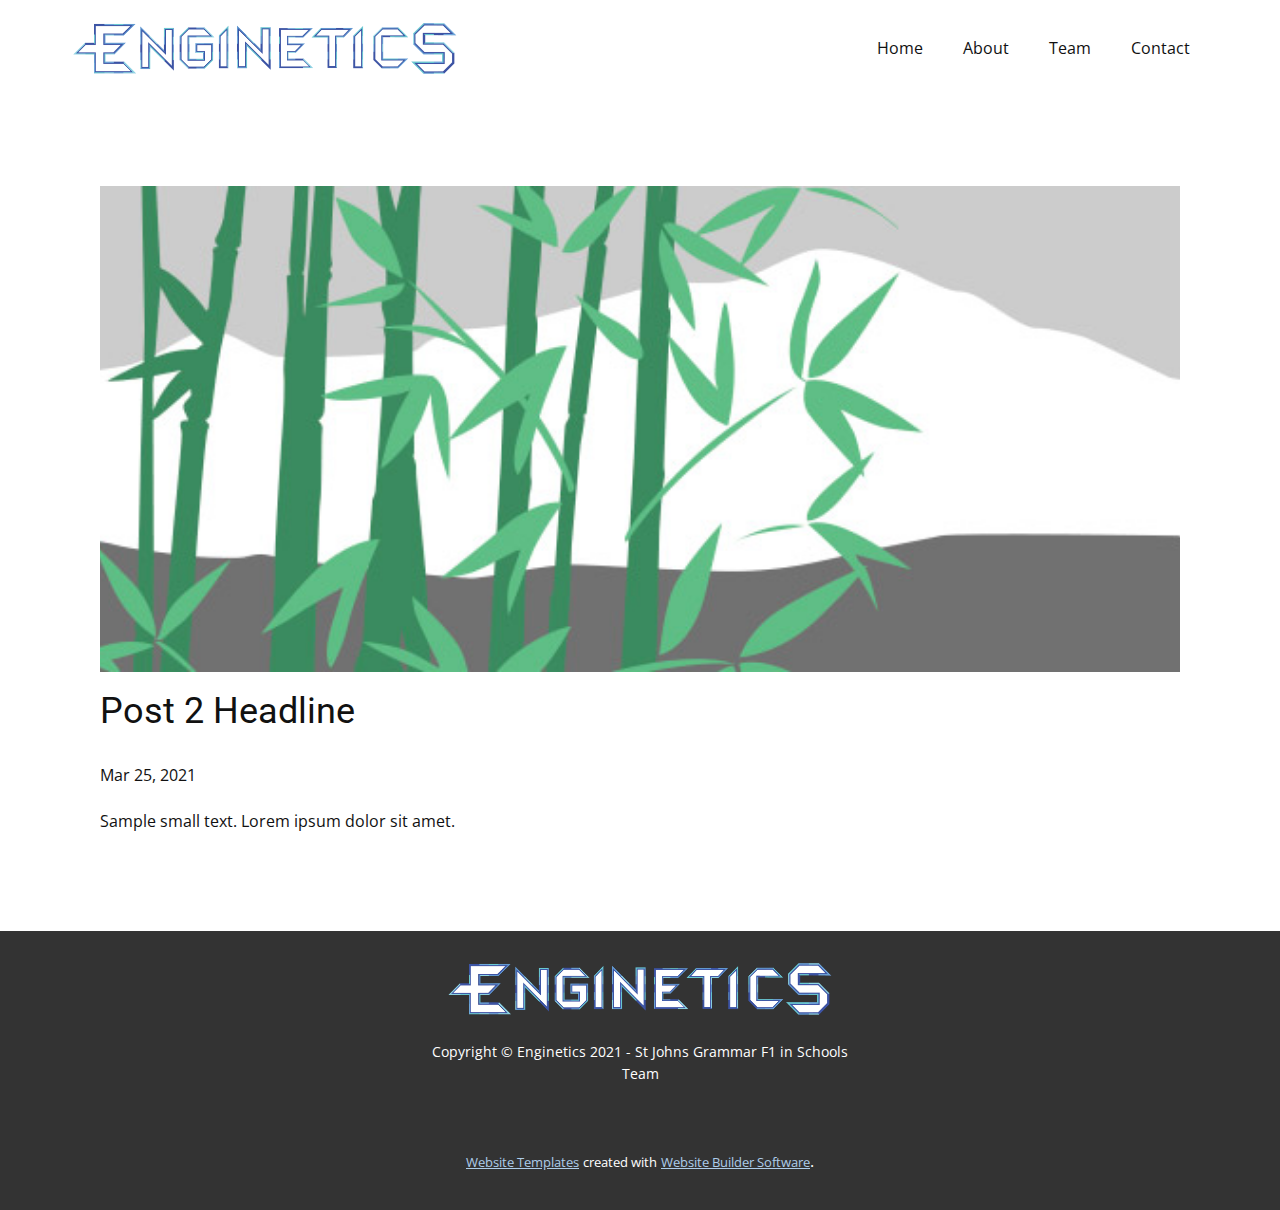
<file: blog posts/post-1.html>
<!doctype html>
<html style="font-size: 16px;"><head>
    <meta name="viewport" content="width=device-width, initial-scale=1.0">
    <meta charset="utf-8">
    <meta name="keywords" content="Post 1 Headline">
    <meta name="description" content="">
    <meta name="page_type" content="np-template-header-footer-from-plugin">
    <title>Post 2 Headline</title>
    <link rel="stylesheet" href="../nicepage.css" media="screen">
<link rel="stylesheet" href="../Post-Template.css" media="screen">
    <script class="u-script" type="text/javascript" src="../jquery.js" defer=""></script>
    <script class="u-script" type="text/javascript" src="../nicepage.js" defer=""></script>
    <meta name="generator" content="Nicepage 3.12.1, nicepage.com">
    <link id="u-theme-google-font" rel="stylesheet" href="https://fonts.googleapis.com/css?family=Roboto:100,100i,300,300i,400,400i,500,500i,700,700i,900,900i|Open+Sans:300,300i,400,400i,600,600i,700,700i,800,800i">
    
    
    <script type="application/ld+json">{
		"@context": "http://schema.org",
		"@type": "Organization",
		"name": "",
		"url": "index.html",
		"logo": "images/default-logo.png"
}</script>
    <meta property="og:title" content="Post Template">
    <meta property="og:type" content="website">
    <meta name="theme-color" content="#478ac9">
    <link rel="canonical" href="../index.html">
    <meta property="og:url" content="index.html">
  </head>
  <body class="u-body"><header class="u-clearfix u-header u-header" id="sec-2f8c"><div class="u-clearfix u-sheet u-sheet-1">
        <a href="../Home.html" data-page-id="411013401" class="u-image u-logo u-image-1" data-image-width="3416" data-image-height="387" title="Home">
          <img src="../images/default-logo.png" class="u-logo-image u-logo-image-1" data-image-width="389.3334">
        </a>
        <nav class="u-menu u-menu-dropdown u-offcanvas u-menu-1">
          <div class="menu-collapse" style="font-size: 1rem; letter-spacing: 0px;">
            <a class="u-button-style u-custom-left-right-menu-spacing u-custom-padding-bottom u-custom-top-bottom-menu-spacing u-nav-link u-text-active-palette-1-base u-text-hover-palette-2-base" href="#">
              <svg><use xmlns:xlink="http://www.w3.org/1999/xlink" xlink:href="#menu-hamburger"></use></svg>
              <svg version="1.1" xmlns="http://www.w3.org/2000/svg" xmlns:xlink="http://www.w3.org/1999/xlink"><defs><symbol id="menu-hamburger" viewBox="0 0 16 16" style="width: 16px; height: 16px;"><rect y="1" width="16" height="2"></rect><rect y="7" width="16" height="2"></rect><rect y="13" width="16" height="2"></rect>
</symbol>
</defs></svg>
            </a>
          </div>
          <div class="u-custom-menu u-nav-container">
            <ul class="u-nav u-unstyled u-nav-1"><li class="u-nav-item"><a class="u-button-style u-nav-link u-text-active-palette-1-base u-text-hover-palette-2-base" href="../Home.html" style="padding: 18px 20px;">Home</a>
</li><li class="u-nav-item"><a class="u-button-style u-nav-link u-text-active-palette-1-base u-text-hover-palette-2-base" href="../About.html" style="padding: 18px 20px;">About</a>
</li><li class="u-nav-item"><a class="u-button-style u-nav-link u-text-active-palette-1-base u-text-hover-palette-2-base" style="padding: 18px 20px;">Team</a>
</li><li class="u-nav-item"><a class="u-button-style u-nav-link u-text-active-palette-1-base u-text-hover-palette-2-base" href="../Contact.html" style="padding: 18px 20px;">Contact</a>
</li></ul>
          </div>
          <div class="u-custom-menu u-nav-container-collapse">
            <div class="u-black u-container-style u-inner-container-layout u-opacity u-opacity-95 u-sidenav">
              <div class="u-sidenav-overflow">
                <div class="u-menu-close"></div>
                <ul class="u-align-center u-nav u-popupmenu-items u-unstyled u-nav-2"><li class="u-nav-item"><a class="u-button-style u-nav-link" href="../Home.html" style="padding: 18px 20px;">Home</a>
</li><li class="u-nav-item"><a class="u-button-style u-nav-link" href="../About.html" style="padding: 18px 20px;">About</a>
</li><li class="u-nav-item"><a class="u-button-style u-nav-link" style="padding: 18px 20px;">Team</a>
</li><li class="u-nav-item"><a class="u-button-style u-nav-link" href="../Contact.html" style="padding: 18px 20px;">Contact</a>
</li></ul>
              </div>
            </div>
            <div class="u-black u-menu-overlay u-opacity u-opacity-70"></div>
          </div>
        </nav>
      </div></header>
    <section class="u-align-center u-clearfix u-section-1" id="sec-c7f2">
      <div class="u-clearfix u-sheet u-valign-middle-md u-valign-middle-sm u-valign-middle-xs u-sheet-1"><!--post_details--><!--post_details_options_json--><!--{"source":""}--><!--/post_details_options_json--><!--blog_post-->
        <div class="u-container-style u-expanded-width u-post-details u-post-details-1">
          <div class="u-container-layout u-valign-middle u-container-layout-1"><!--blog_post_image-->
            <img alt="" class="u-blog-control u-expanded-width u-image u-image-default u-image-1" src="[data-uri]"><!--/blog_post_image--><!--blog_post_header-->
            <h2 class="u-blog-control u-text u-text-1">Post 2 Headline</h2><!--/blog_post_header--><!--blog_post_metadata-->
            <div class="u-blog-control u-metadata u-metadata-1"><!--blog_post_metadata_date-->
              <span class="u-meta-date u-meta-icon">Mar 25, 2021</span><!--/blog_post_metadata_date--><!--blog_post_metadata_category-->
              <!--/blog_post_metadata_category--><!--blog_post_metadata_comments-->
              <!--/blog_post_metadata_comments-->
            </div><!--/blog_post_metadata--><!--blog_post_content-->
            <div class="u-align-justify u-blog-control u-post-content u-text u-text-2 fr-view">
  Sample small text. Lorem ipsum dolor sit amet.
  </div><!--/blog_post_content-->
          </div>
        </div><!--/blog_post--><!--/post_details-->
      </div>
    </section>
    
    
    <footer class="u-align-center u-clearfix u-footer u-grey-80 u-footer" id="sec-4af6"><div class="u-clearfix u-sheet u-sheet-1">
        <a href="../Home.html" data-page-id="411013401" class="u-image u-logo u-image-1" data-image-width="3416" data-image-height="387" title="Home">
          <img src="../images/default-logo.png" class="u-logo-image u-logo-image-1" data-image-width="389.3334">
        </a>
        <p class="u-small-text u-text u-text-variant u-text-1">Copyright © Enginetics 2021 - St Johns Grammar F1 in Schools Team</p>
      </div></footer>
    <section class="u-backlink u-clearfix u-grey-80">
      <a class="u-link" href="https://nicepage.com/website-templates" target="_blank">
        <span>Website Templates</span>
      </a>
      <p class="u-text">
        <span>created with</span>
      </p>
      <a class="u-link" href="https://nicepage.com/" target="_blank">
        <span>Website Builder Software</span>
      </a>. 
    </section>
  
</body></html>
</file>
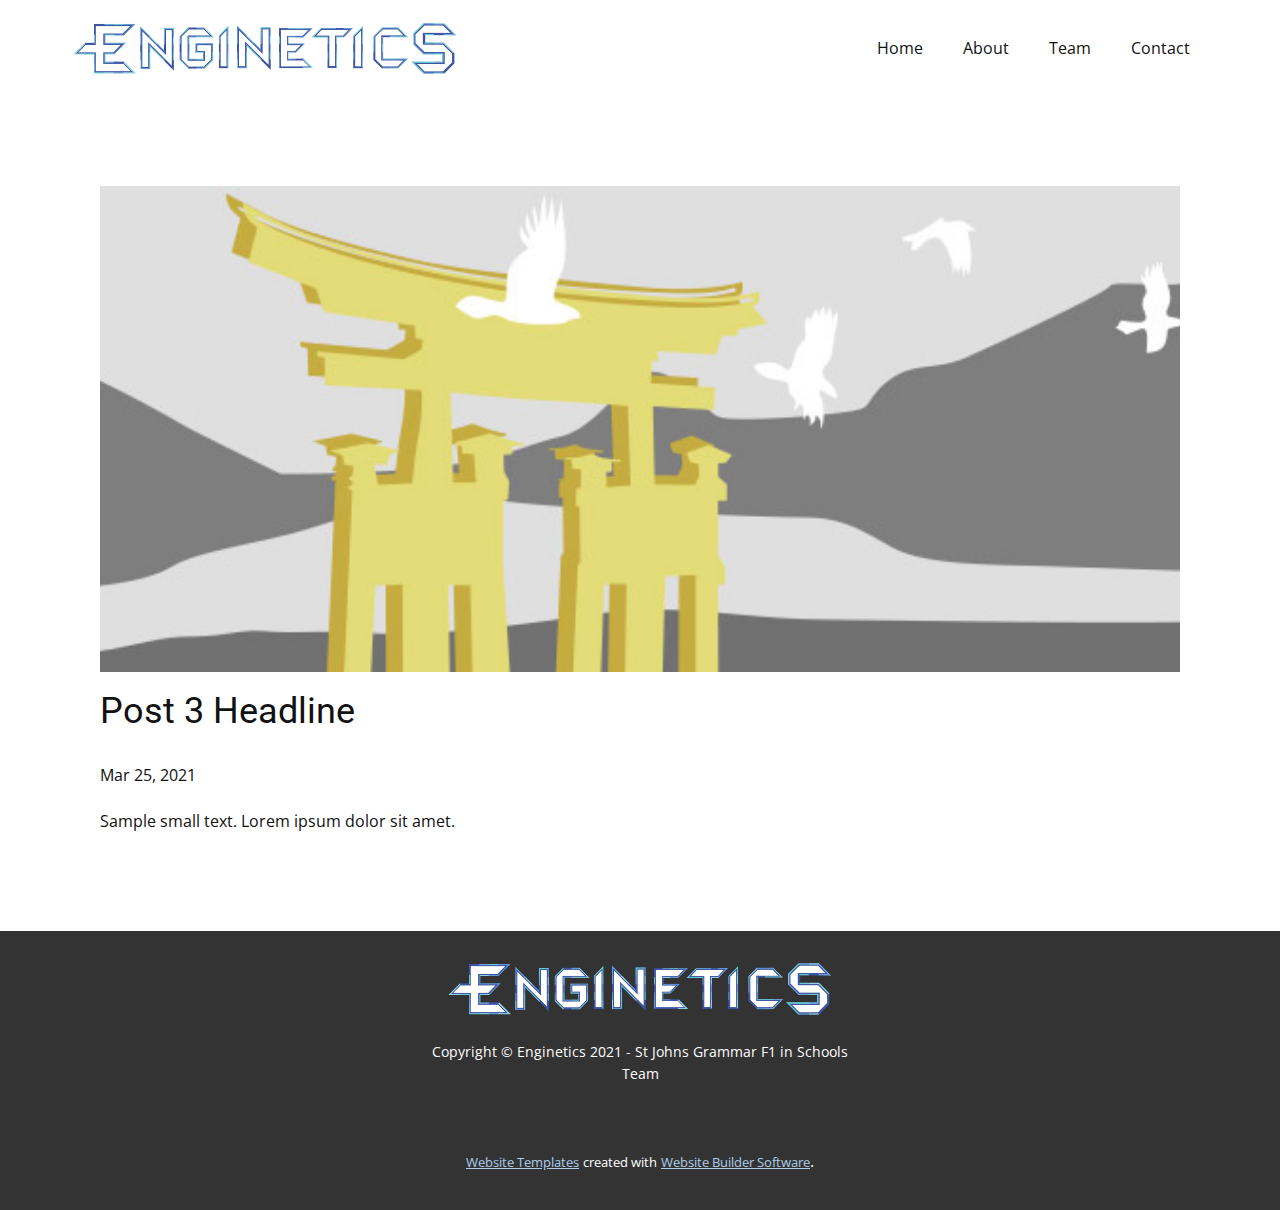
<file: blog posts/post-2.html>
<!doctype html>
<html style="font-size: 16px;"><head>
    <meta name="viewport" content="width=device-width, initial-scale=1.0">
    <meta charset="utf-8">
    <meta name="keywords" content="Post 1 Headline">
    <meta name="description" content="">
    <meta name="page_type" content="np-template-header-footer-from-plugin">
    <title>Post 3 Headline</title>
    <link rel="stylesheet" href="../nicepage.css" media="screen">
<link rel="stylesheet" href="../Post-Template.css" media="screen">
    <script class="u-script" type="text/javascript" src="../jquery.js" defer=""></script>
    <script class="u-script" type="text/javascript" src="../nicepage.js" defer=""></script>
    <meta name="generator" content="Nicepage 3.12.1, nicepage.com">
    <link id="u-theme-google-font" rel="stylesheet" href="https://fonts.googleapis.com/css?family=Roboto:100,100i,300,300i,400,400i,500,500i,700,700i,900,900i|Open+Sans:300,300i,400,400i,600,600i,700,700i,800,800i">
    
    
    <script type="application/ld+json">{
		"@context": "http://schema.org",
		"@type": "Organization",
		"name": "",
		"url": "index.html",
		"logo": "images/default-logo.png"
}</script>
    <meta property="og:title" content="Post Template">
    <meta property="og:type" content="website">
    <meta name="theme-color" content="#478ac9">
    <link rel="canonical" href="../index.html">
    <meta property="og:url" content="index.html">
  </head>
  <body class="u-body"><header class="u-clearfix u-header u-header" id="sec-2f8c"><div class="u-clearfix u-sheet u-sheet-1">
        <a href="../Home.html" data-page-id="411013401" class="u-image u-logo u-image-1" data-image-width="3416" data-image-height="387" title="Home">
          <img src="../images/default-logo.png" class="u-logo-image u-logo-image-1" data-image-width="389.3334">
        </a>
        <nav class="u-menu u-menu-dropdown u-offcanvas u-menu-1">
          <div class="menu-collapse" style="font-size: 1rem; letter-spacing: 0px;">
            <a class="u-button-style u-custom-left-right-menu-spacing u-custom-padding-bottom u-custom-top-bottom-menu-spacing u-nav-link u-text-active-palette-1-base u-text-hover-palette-2-base" href="#">
              <svg><use xmlns:xlink="http://www.w3.org/1999/xlink" xlink:href="#menu-hamburger"></use></svg>
              <svg version="1.1" xmlns="http://www.w3.org/2000/svg" xmlns:xlink="http://www.w3.org/1999/xlink"><defs><symbol id="menu-hamburger" viewBox="0 0 16 16" style="width: 16px; height: 16px;"><rect y="1" width="16" height="2"></rect><rect y="7" width="16" height="2"></rect><rect y="13" width="16" height="2"></rect>
</symbol>
</defs></svg>
            </a>
          </div>
          <div class="u-custom-menu u-nav-container">
            <ul class="u-nav u-unstyled u-nav-1"><li class="u-nav-item"><a class="u-button-style u-nav-link u-text-active-palette-1-base u-text-hover-palette-2-base" href="../Home.html" style="padding: 18px 20px;">Home</a>
</li><li class="u-nav-item"><a class="u-button-style u-nav-link u-text-active-palette-1-base u-text-hover-palette-2-base" href="../About.html" style="padding: 18px 20px;">About</a>
</li><li class="u-nav-item"><a class="u-button-style u-nav-link u-text-active-palette-1-base u-text-hover-palette-2-base" style="padding: 18px 20px;">Team</a>
</li><li class="u-nav-item"><a class="u-button-style u-nav-link u-text-active-palette-1-base u-text-hover-palette-2-base" href="../Contact.html" style="padding: 18px 20px;">Contact</a>
</li></ul>
          </div>
          <div class="u-custom-menu u-nav-container-collapse">
            <div class="u-black u-container-style u-inner-container-layout u-opacity u-opacity-95 u-sidenav">
              <div class="u-sidenav-overflow">
                <div class="u-menu-close"></div>
                <ul class="u-align-center u-nav u-popupmenu-items u-unstyled u-nav-2"><li class="u-nav-item"><a class="u-button-style u-nav-link" href="../Home.html" style="padding: 18px 20px;">Home</a>
</li><li class="u-nav-item"><a class="u-button-style u-nav-link" href="../About.html" style="padding: 18px 20px;">About</a>
</li><li class="u-nav-item"><a class="u-button-style u-nav-link" style="padding: 18px 20px;">Team</a>
</li><li class="u-nav-item"><a class="u-button-style u-nav-link" href="../Contact.html" style="padding: 18px 20px;">Contact</a>
</li></ul>
              </div>
            </div>
            <div class="u-black u-menu-overlay u-opacity u-opacity-70"></div>
          </div>
        </nav>
      </div></header>
    <section class="u-align-center u-clearfix u-section-1" id="sec-c7f2">
      <div class="u-clearfix u-sheet u-valign-middle-md u-valign-middle-sm u-valign-middle-xs u-sheet-1"><!--post_details--><!--post_details_options_json--><!--{"source":""}--><!--/post_details_options_json--><!--blog_post-->
        <div class="u-container-style u-expanded-width u-post-details u-post-details-1">
          <div class="u-container-layout u-valign-middle u-container-layout-1"><!--blog_post_image-->
            <img alt="" class="u-blog-control u-expanded-width u-image u-image-default u-image-1" src="[data-uri]"><!--/blog_post_image--><!--blog_post_header-->
            <h2 class="u-blog-control u-text u-text-1">Post 3 Headline</h2><!--/blog_post_header--><!--blog_post_metadata-->
            <div class="u-blog-control u-metadata u-metadata-1"><!--blog_post_metadata_date-->
              <span class="u-meta-date u-meta-icon">Mar 25, 2021</span><!--/blog_post_metadata_date--><!--blog_post_metadata_category-->
              <!--/blog_post_metadata_category--><!--blog_post_metadata_comments-->
              <!--/blog_post_metadata_comments-->
            </div><!--/blog_post_metadata--><!--blog_post_content-->
            <div class="u-align-justify u-blog-control u-post-content u-text u-text-2 fr-view">
  Sample small text. Lorem ipsum dolor sit amet.
  </div><!--/blog_post_content-->
          </div>
        </div><!--/blog_post--><!--/post_details-->
      </div>
    </section>
    
    
    <footer class="u-align-center u-clearfix u-footer u-grey-80 u-footer" id="sec-4af6"><div class="u-clearfix u-sheet u-sheet-1">
        <a href="../Home.html" data-page-id="411013401" class="u-image u-logo u-image-1" data-image-width="3416" data-image-height="387" title="Home">
          <img src="../images/default-logo.png" class="u-logo-image u-logo-image-1" data-image-width="389.3334">
        </a>
        <p class="u-small-text u-text u-text-variant u-text-1">Copyright © Enginetics 2021 - St Johns Grammar F1 in Schools Team</p>
      </div></footer>
    <section class="u-backlink u-clearfix u-grey-80">
      <a class="u-link" href="https://nicepage.com/website-templates" target="_blank">
        <span>Website Templates</span>
      </a>
      <p class="u-text">
        <span>created with</span>
      </p>
      <a class="u-link" href="https://nicepage.com/" target="_blank">
        <span>Website Builder Software</span>
      </a>. 
    </section>
  
</body></html>
</file>
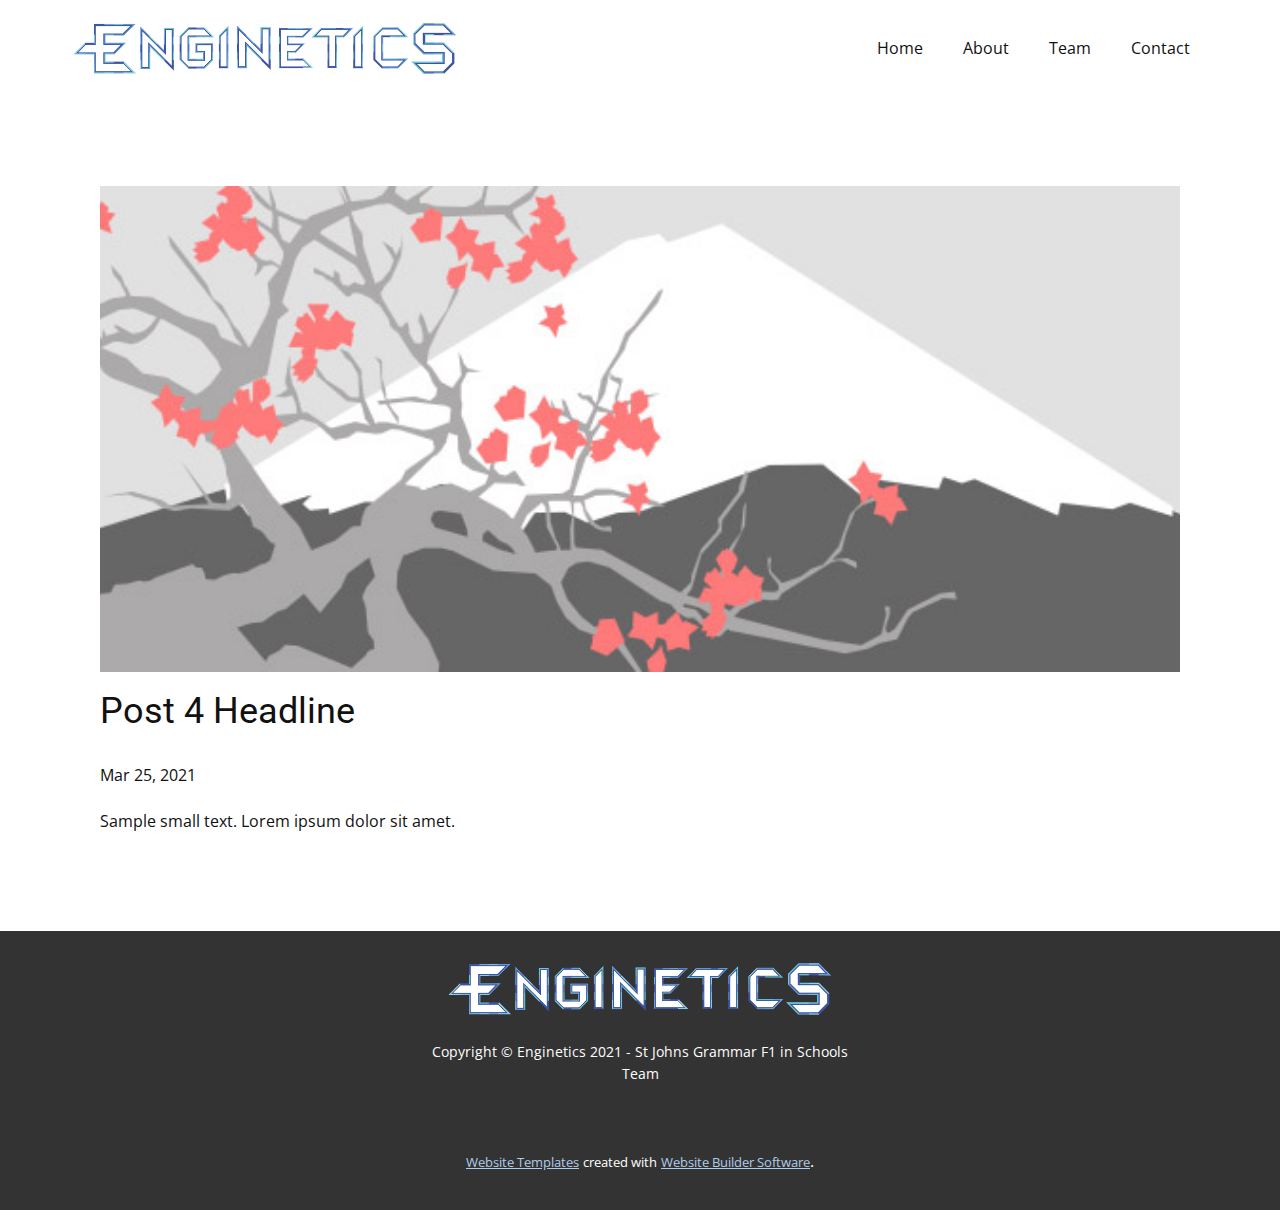
<file: blog posts/post-3.html>
<!doctype html>
<html style="font-size: 16px;"><head>
    <meta name="viewport" content="width=device-width, initial-scale=1.0">
    <meta charset="utf-8">
    <meta name="keywords" content="Post 1 Headline">
    <meta name="description" content="">
    <meta name="page_type" content="np-template-header-footer-from-plugin">
    <title>Post 4 Headline</title>
    <link rel="stylesheet" href="../nicepage.css" media="screen">
<link rel="stylesheet" href="../Post-Template.css" media="screen">
    <script class="u-script" type="text/javascript" src="../jquery.js" defer=""></script>
    <script class="u-script" type="text/javascript" src="../nicepage.js" defer=""></script>
    <meta name="generator" content="Nicepage 3.12.1, nicepage.com">
    <link id="u-theme-google-font" rel="stylesheet" href="https://fonts.googleapis.com/css?family=Roboto:100,100i,300,300i,400,400i,500,500i,700,700i,900,900i|Open+Sans:300,300i,400,400i,600,600i,700,700i,800,800i">
    
    
    <script type="application/ld+json">{
		"@context": "http://schema.org",
		"@type": "Organization",
		"name": "",
		"url": "index.html",
		"logo": "images/default-logo.png"
}</script>
    <meta property="og:title" content="Post Template">
    <meta property="og:type" content="website">
    <meta name="theme-color" content="#478ac9">
    <link rel="canonical" href="../index.html">
    <meta property="og:url" content="index.html">
  </head>
  <body class="u-body"><header class="u-clearfix u-header u-header" id="sec-2f8c"><div class="u-clearfix u-sheet u-sheet-1">
        <a href="../Home.html" data-page-id="411013401" class="u-image u-logo u-image-1" data-image-width="3416" data-image-height="387" title="Home">
          <img src="../images/default-logo.png" class="u-logo-image u-logo-image-1" data-image-width="389.3334">
        </a>
        <nav class="u-menu u-menu-dropdown u-offcanvas u-menu-1">
          <div class="menu-collapse" style="font-size: 1rem; letter-spacing: 0px;">
            <a class="u-button-style u-custom-left-right-menu-spacing u-custom-padding-bottom u-custom-top-bottom-menu-spacing u-nav-link u-text-active-palette-1-base u-text-hover-palette-2-base" href="#">
              <svg><use xmlns:xlink="http://www.w3.org/1999/xlink" xlink:href="#menu-hamburger"></use></svg>
              <svg version="1.1" xmlns="http://www.w3.org/2000/svg" xmlns:xlink="http://www.w3.org/1999/xlink"><defs><symbol id="menu-hamburger" viewBox="0 0 16 16" style="width: 16px; height: 16px;"><rect y="1" width="16" height="2"></rect><rect y="7" width="16" height="2"></rect><rect y="13" width="16" height="2"></rect>
</symbol>
</defs></svg>
            </a>
          </div>
          <div class="u-custom-menu u-nav-container">
            <ul class="u-nav u-unstyled u-nav-1"><li class="u-nav-item"><a class="u-button-style u-nav-link u-text-active-palette-1-base u-text-hover-palette-2-base" href="../Home.html" style="padding: 18px 20px;">Home</a>
</li><li class="u-nav-item"><a class="u-button-style u-nav-link u-text-active-palette-1-base u-text-hover-palette-2-base" href="../About.html" style="padding: 18px 20px;">About</a>
</li><li class="u-nav-item"><a class="u-button-style u-nav-link u-text-active-palette-1-base u-text-hover-palette-2-base" style="padding: 18px 20px;">Team</a>
</li><li class="u-nav-item"><a class="u-button-style u-nav-link u-text-active-palette-1-base u-text-hover-palette-2-base" href="../Contact.html" style="padding: 18px 20px;">Contact</a>
</li></ul>
          </div>
          <div class="u-custom-menu u-nav-container-collapse">
            <div class="u-black u-container-style u-inner-container-layout u-opacity u-opacity-95 u-sidenav">
              <div class="u-sidenav-overflow">
                <div class="u-menu-close"></div>
                <ul class="u-align-center u-nav u-popupmenu-items u-unstyled u-nav-2"><li class="u-nav-item"><a class="u-button-style u-nav-link" href="../Home.html" style="padding: 18px 20px;">Home</a>
</li><li class="u-nav-item"><a class="u-button-style u-nav-link" href="../About.html" style="padding: 18px 20px;">About</a>
</li><li class="u-nav-item"><a class="u-button-style u-nav-link" style="padding: 18px 20px;">Team</a>
</li><li class="u-nav-item"><a class="u-button-style u-nav-link" href="../Contact.html" style="padding: 18px 20px;">Contact</a>
</li></ul>
              </div>
            </div>
            <div class="u-black u-menu-overlay u-opacity u-opacity-70"></div>
          </div>
        </nav>
      </div></header>
    <section class="u-align-center u-clearfix u-section-1" id="sec-c7f2">
      <div class="u-clearfix u-sheet u-valign-middle-md u-valign-middle-sm u-valign-middle-xs u-sheet-1"><!--post_details--><!--post_details_options_json--><!--{"source":""}--><!--/post_details_options_json--><!--blog_post-->
        <div class="u-container-style u-expanded-width u-post-details u-post-details-1">
          <div class="u-container-layout u-valign-middle u-container-layout-1"><!--blog_post_image-->
            <img alt="" class="u-blog-control u-expanded-width u-image u-image-default u-image-1" src="[data-uri]"><!--/blog_post_image--><!--blog_post_header-->
            <h2 class="u-blog-control u-text u-text-1">Post 4 Headline</h2><!--/blog_post_header--><!--blog_post_metadata-->
            <div class="u-blog-control u-metadata u-metadata-1"><!--blog_post_metadata_date-->
              <span class="u-meta-date u-meta-icon">Mar 25, 2021</span><!--/blog_post_metadata_date--><!--blog_post_metadata_category-->
              <!--/blog_post_metadata_category--><!--blog_post_metadata_comments-->
              <!--/blog_post_metadata_comments-->
            </div><!--/blog_post_metadata--><!--blog_post_content-->
            <div class="u-align-justify u-blog-control u-post-content u-text u-text-2 fr-view">
  Sample small text. Lorem ipsum dolor sit amet.
  </div><!--/blog_post_content-->
          </div>
        </div><!--/blog_post--><!--/post_details-->
      </div>
    </section>
    
    
    <footer class="u-align-center u-clearfix u-footer u-grey-80 u-footer" id="sec-4af6"><div class="u-clearfix u-sheet u-sheet-1">
        <a href="../Home.html" data-page-id="411013401" class="u-image u-logo u-image-1" data-image-width="3416" data-image-height="387" title="Home">
          <img src="../images/default-logo.png" class="u-logo-image u-logo-image-1" data-image-width="389.3334">
        </a>
        <p class="u-small-text u-text u-text-variant u-text-1">Copyright © Enginetics 2021 - St Johns Grammar F1 in Schools Team</p>
      </div></footer>
    <section class="u-backlink u-clearfix u-grey-80">
      <a class="u-link" href="https://nicepage.com/website-templates" target="_blank">
        <span>Website Templates</span>
      </a>
      <p class="u-text">
        <span>created with</span>
      </p>
      <a class="u-link" href="https://nicepage.com/" target="_blank">
        <span>Website Builder Software</span>
      </a>. 
    </section>
  
</body></html>
</file>
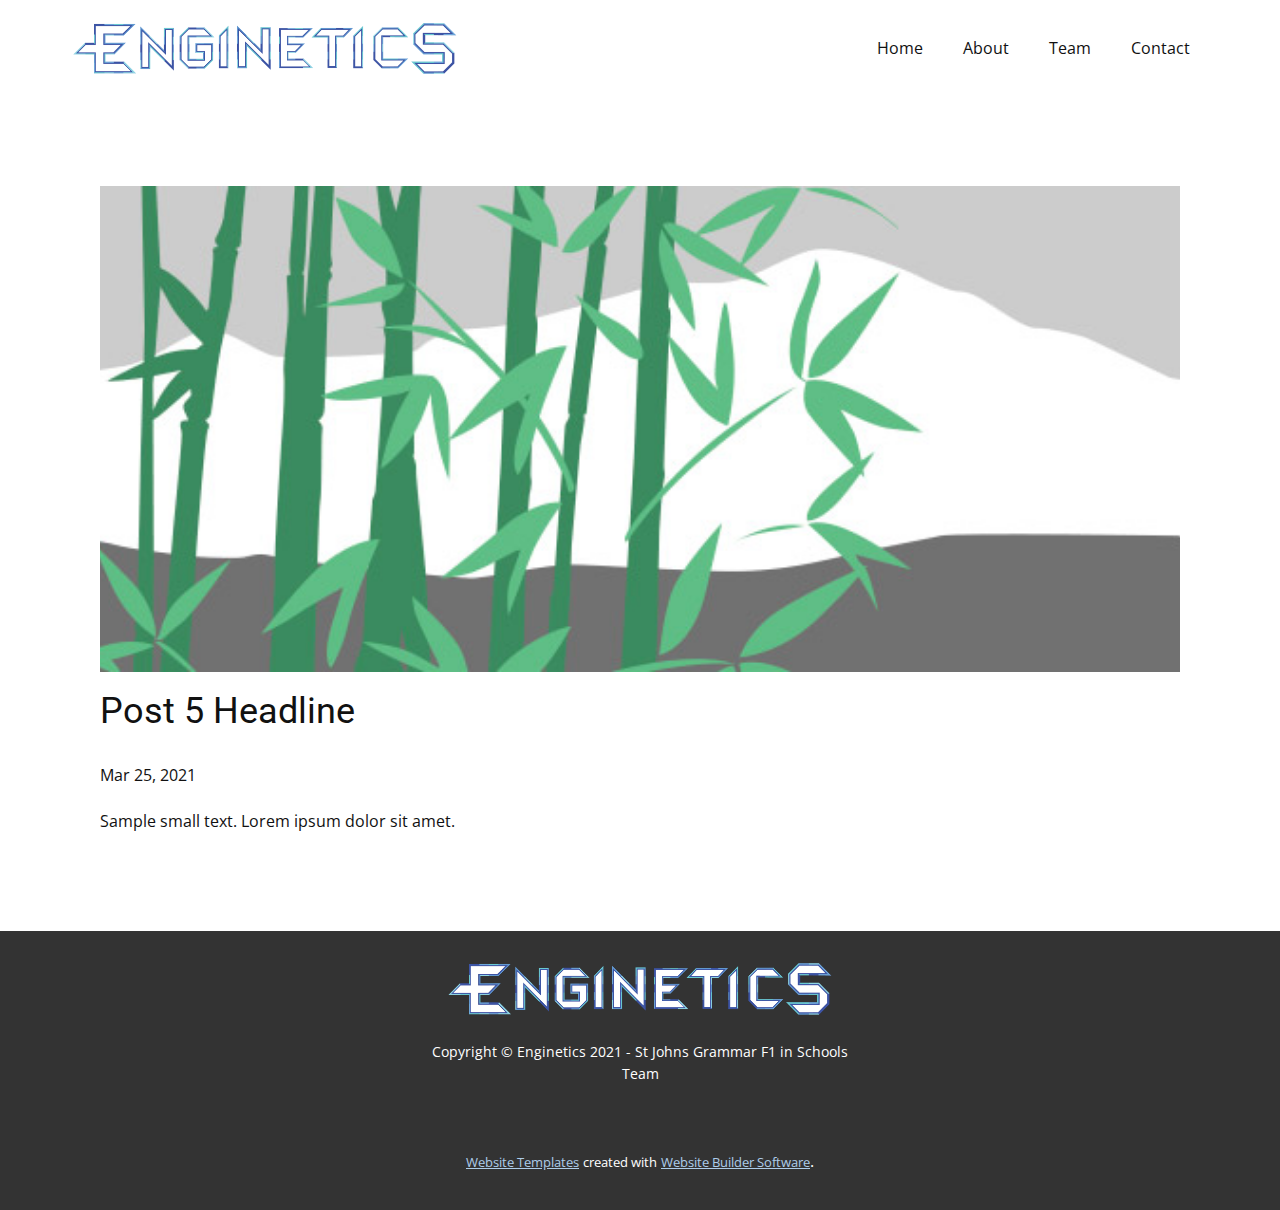
<file: blog posts/post-4.html>
<!doctype html>
<html style="font-size: 16px;"><head>
    <meta name="viewport" content="width=device-width, initial-scale=1.0">
    <meta charset="utf-8">
    <meta name="keywords" content="Post 1 Headline">
    <meta name="description" content="">
    <meta name="page_type" content="np-template-header-footer-from-plugin">
    <title>Post 5 Headline</title>
    <link rel="stylesheet" href="../nicepage.css" media="screen">
<link rel="stylesheet" href="../Post-Template.css" media="screen">
    <script class="u-script" type="text/javascript" src="../jquery.js" defer=""></script>
    <script class="u-script" type="text/javascript" src="../nicepage.js" defer=""></script>
    <meta name="generator" content="Nicepage 3.12.1, nicepage.com">
    <link id="u-theme-google-font" rel="stylesheet" href="https://fonts.googleapis.com/css?family=Roboto:100,100i,300,300i,400,400i,500,500i,700,700i,900,900i|Open+Sans:300,300i,400,400i,600,600i,700,700i,800,800i">
    
    
    <script type="application/ld+json">{
		"@context": "http://schema.org",
		"@type": "Organization",
		"name": "",
		"url": "index.html",
		"logo": "images/default-logo.png"
}</script>
    <meta property="og:title" content="Post Template">
    <meta property="og:type" content="website">
    <meta name="theme-color" content="#478ac9">
    <link rel="canonical" href="../index.html">
    <meta property="og:url" content="index.html">
  </head>
  <body class="u-body"><header class="u-clearfix u-header u-header" id="sec-2f8c"><div class="u-clearfix u-sheet u-sheet-1">
        <a href="../Home.html" data-page-id="411013401" class="u-image u-logo u-image-1" data-image-width="3416" data-image-height="387" title="Home">
          <img src="../images/default-logo.png" class="u-logo-image u-logo-image-1" data-image-width="389.3334">
        </a>
        <nav class="u-menu u-menu-dropdown u-offcanvas u-menu-1">
          <div class="menu-collapse" style="font-size: 1rem; letter-spacing: 0px;">
            <a class="u-button-style u-custom-left-right-menu-spacing u-custom-padding-bottom u-custom-top-bottom-menu-spacing u-nav-link u-text-active-palette-1-base u-text-hover-palette-2-base" href="#">
              <svg><use xmlns:xlink="http://www.w3.org/1999/xlink" xlink:href="#menu-hamburger"></use></svg>
              <svg version="1.1" xmlns="http://www.w3.org/2000/svg" xmlns:xlink="http://www.w3.org/1999/xlink"><defs><symbol id="menu-hamburger" viewBox="0 0 16 16" style="width: 16px; height: 16px;"><rect y="1" width="16" height="2"></rect><rect y="7" width="16" height="2"></rect><rect y="13" width="16" height="2"></rect>
</symbol>
</defs></svg>
            </a>
          </div>
          <div class="u-custom-menu u-nav-container">
            <ul class="u-nav u-unstyled u-nav-1"><li class="u-nav-item"><a class="u-button-style u-nav-link u-text-active-palette-1-base u-text-hover-palette-2-base" href="../Home.html" style="padding: 18px 20px;">Home</a>
</li><li class="u-nav-item"><a class="u-button-style u-nav-link u-text-active-palette-1-base u-text-hover-palette-2-base" href="../About.html" style="padding: 18px 20px;">About</a>
</li><li class="u-nav-item"><a class="u-button-style u-nav-link u-text-active-palette-1-base u-text-hover-palette-2-base" style="padding: 18px 20px;">Team</a>
</li><li class="u-nav-item"><a class="u-button-style u-nav-link u-text-active-palette-1-base u-text-hover-palette-2-base" href="../Contact.html" style="padding: 18px 20px;">Contact</a>
</li></ul>
          </div>
          <div class="u-custom-menu u-nav-container-collapse">
            <div class="u-black u-container-style u-inner-container-layout u-opacity u-opacity-95 u-sidenav">
              <div class="u-sidenav-overflow">
                <div class="u-menu-close"></div>
                <ul class="u-align-center u-nav u-popupmenu-items u-unstyled u-nav-2"><li class="u-nav-item"><a class="u-button-style u-nav-link" href="../Home.html" style="padding: 18px 20px;">Home</a>
</li><li class="u-nav-item"><a class="u-button-style u-nav-link" href="../About.html" style="padding: 18px 20px;">About</a>
</li><li class="u-nav-item"><a class="u-button-style u-nav-link" style="padding: 18px 20px;">Team</a>
</li><li class="u-nav-item"><a class="u-button-style u-nav-link" href="../Contact.html" style="padding: 18px 20px;">Contact</a>
</li></ul>
              </div>
            </div>
            <div class="u-black u-menu-overlay u-opacity u-opacity-70"></div>
          </div>
        </nav>
      </div></header>
    <section class="u-align-center u-clearfix u-section-1" id="sec-c7f2">
      <div class="u-clearfix u-sheet u-valign-middle-md u-valign-middle-sm u-valign-middle-xs u-sheet-1"><!--post_details--><!--post_details_options_json--><!--{"source":""}--><!--/post_details_options_json--><!--blog_post-->
        <div class="u-container-style u-expanded-width u-post-details u-post-details-1">
          <div class="u-container-layout u-valign-middle u-container-layout-1"><!--blog_post_image-->
            <img alt="" class="u-blog-control u-expanded-width u-image u-image-default u-image-1" src="[data-uri]"><!--/blog_post_image--><!--blog_post_header-->
            <h2 class="u-blog-control u-text u-text-1">Post 5 Headline</h2><!--/blog_post_header--><!--blog_post_metadata-->
            <div class="u-blog-control u-metadata u-metadata-1"><!--blog_post_metadata_date-->
              <span class="u-meta-date u-meta-icon">Mar 25, 2021</span><!--/blog_post_metadata_date--><!--blog_post_metadata_category-->
              <!--/blog_post_metadata_category--><!--blog_post_metadata_comments-->
              <!--/blog_post_metadata_comments-->
            </div><!--/blog_post_metadata--><!--blog_post_content-->
            <div class="u-align-justify u-blog-control u-post-content u-text u-text-2 fr-view">
  Sample small text. Lorem ipsum dolor sit amet.
  </div><!--/blog_post_content-->
          </div>
        </div><!--/blog_post--><!--/post_details-->
      </div>
    </section>
    
    
    <footer class="u-align-center u-clearfix u-footer u-grey-80 u-footer" id="sec-4af6"><div class="u-clearfix u-sheet u-sheet-1">
        <a href="../Home.html" data-page-id="411013401" class="u-image u-logo u-image-1" data-image-width="3416" data-image-height="387" title="Home">
          <img src="../images/default-logo.png" class="u-logo-image u-logo-image-1" data-image-width="389.3334">
        </a>
        <p class="u-small-text u-text u-text-variant u-text-1">Copyright © Enginetics 2021 - St Johns Grammar F1 in Schools Team</p>
      </div></footer>
    <section class="u-backlink u-clearfix u-grey-80">
      <a class="u-link" href="https://nicepage.com/website-templates" target="_blank">
        <span>Website Templates</span>
      </a>
      <p class="u-text">
        <span>created with</span>
      </p>
      <a class="u-link" href="https://nicepage.com/" target="_blank">
        <span>Website Builder Software</span>
      </a>. 
    </section>
  
</body></html>
</file>
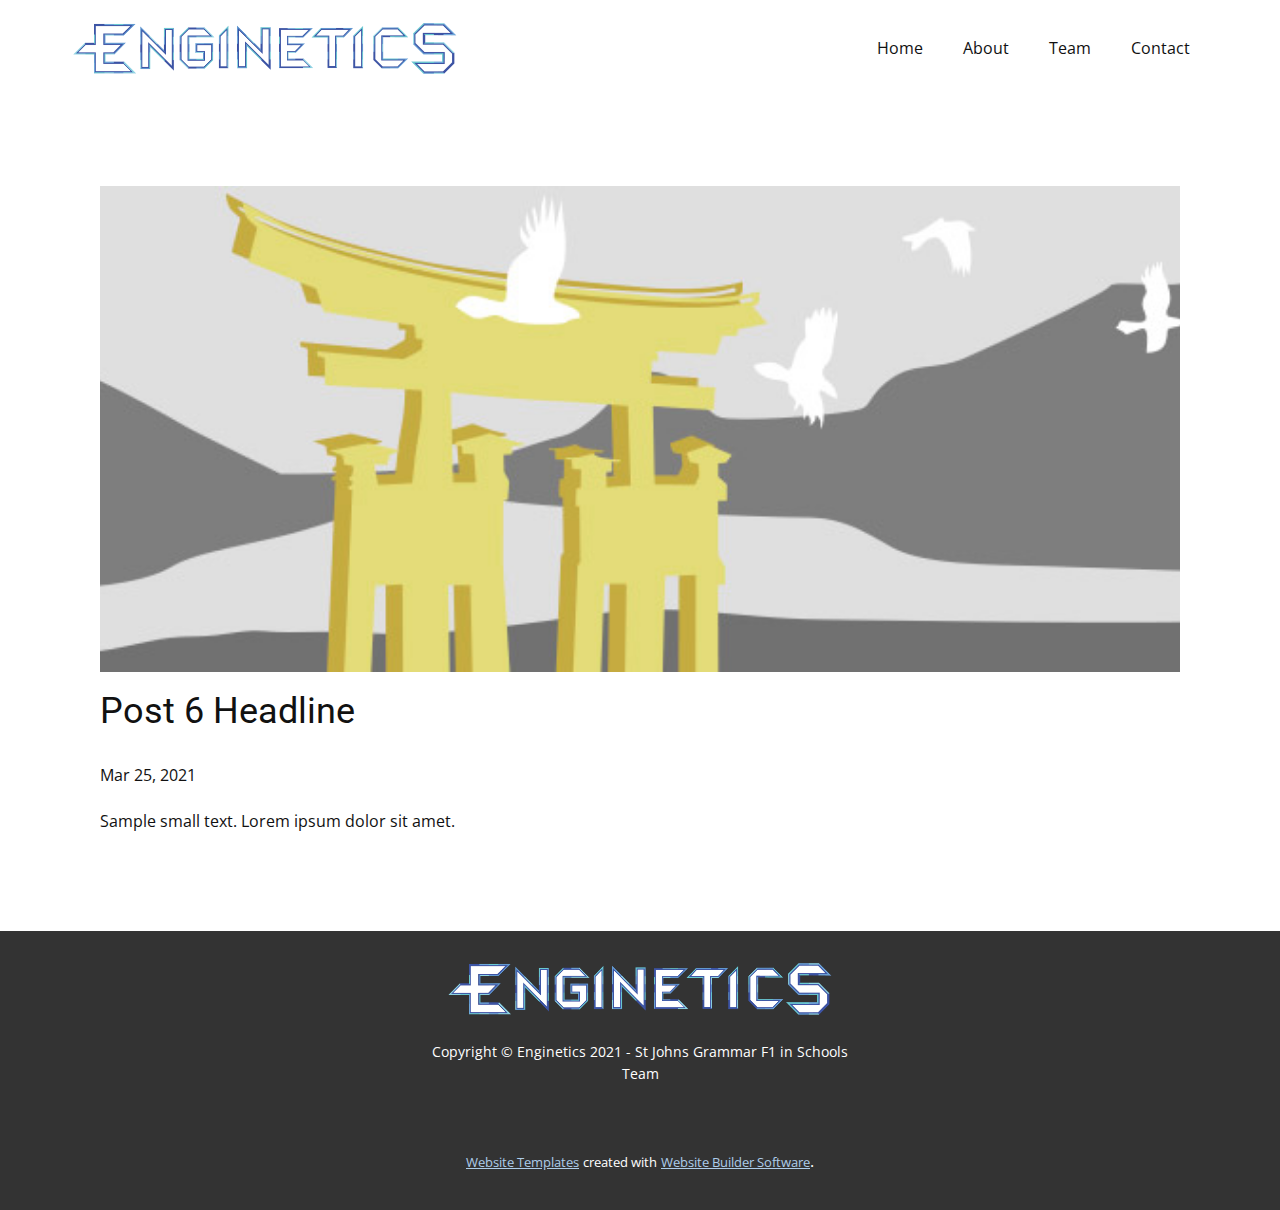
<file: blog posts/post-5.html>
<!doctype html>
<html style="font-size: 16px;"><head>
    <meta name="viewport" content="width=device-width, initial-scale=1.0">
    <meta charset="utf-8">
    <meta name="keywords" content="Post 1 Headline">
    <meta name="description" content="">
    <meta name="page_type" content="np-template-header-footer-from-plugin">
    <title>Post 6 Headline</title>
    <link rel="stylesheet" href="../nicepage.css" media="screen">
<link rel="stylesheet" href="../Post-Template.css" media="screen">
    <script class="u-script" type="text/javascript" src="../jquery.js" defer=""></script>
    <script class="u-script" type="text/javascript" src="../nicepage.js" defer=""></script>
    <meta name="generator" content="Nicepage 3.12.1, nicepage.com">
    <link id="u-theme-google-font" rel="stylesheet" href="https://fonts.googleapis.com/css?family=Roboto:100,100i,300,300i,400,400i,500,500i,700,700i,900,900i|Open+Sans:300,300i,400,400i,600,600i,700,700i,800,800i">
    
    
    <script type="application/ld+json">{
		"@context": "http://schema.org",
		"@type": "Organization",
		"name": "",
		"url": "index.html",
		"logo": "images/default-logo.png"
}</script>
    <meta property="og:title" content="Post Template">
    <meta property="og:type" content="website">
    <meta name="theme-color" content="#478ac9">
    <link rel="canonical" href="../index.html">
    <meta property="og:url" content="index.html">
  </head>
  <body class="u-body"><header class="u-clearfix u-header u-header" id="sec-2f8c"><div class="u-clearfix u-sheet u-sheet-1">
        <a href="../Home.html" data-page-id="411013401" class="u-image u-logo u-image-1" data-image-width="3416" data-image-height="387" title="Home">
          <img src="../images/default-logo.png" class="u-logo-image u-logo-image-1" data-image-width="389.3334">
        </a>
        <nav class="u-menu u-menu-dropdown u-offcanvas u-menu-1">
          <div class="menu-collapse" style="font-size: 1rem; letter-spacing: 0px;">
            <a class="u-button-style u-custom-left-right-menu-spacing u-custom-padding-bottom u-custom-top-bottom-menu-spacing u-nav-link u-text-active-palette-1-base u-text-hover-palette-2-base" href="#">
              <svg><use xmlns:xlink="http://www.w3.org/1999/xlink" xlink:href="#menu-hamburger"></use></svg>
              <svg version="1.1" xmlns="http://www.w3.org/2000/svg" xmlns:xlink="http://www.w3.org/1999/xlink"><defs><symbol id="menu-hamburger" viewBox="0 0 16 16" style="width: 16px; height: 16px;"><rect y="1" width="16" height="2"></rect><rect y="7" width="16" height="2"></rect><rect y="13" width="16" height="2"></rect>
</symbol>
</defs></svg>
            </a>
          </div>
          <div class="u-custom-menu u-nav-container">
            <ul class="u-nav u-unstyled u-nav-1"><li class="u-nav-item"><a class="u-button-style u-nav-link u-text-active-palette-1-base u-text-hover-palette-2-base" href="../Home.html" style="padding: 18px 20px;">Home</a>
</li><li class="u-nav-item"><a class="u-button-style u-nav-link u-text-active-palette-1-base u-text-hover-palette-2-base" href="../About.html" style="padding: 18px 20px;">About</a>
</li><li class="u-nav-item"><a class="u-button-style u-nav-link u-text-active-palette-1-base u-text-hover-palette-2-base" style="padding: 18px 20px;">Team</a>
</li><li class="u-nav-item"><a class="u-button-style u-nav-link u-text-active-palette-1-base u-text-hover-palette-2-base" href="../Contact.html" style="padding: 18px 20px;">Contact</a>
</li></ul>
          </div>
          <div class="u-custom-menu u-nav-container-collapse">
            <div class="u-black u-container-style u-inner-container-layout u-opacity u-opacity-95 u-sidenav">
              <div class="u-sidenav-overflow">
                <div class="u-menu-close"></div>
                <ul class="u-align-center u-nav u-popupmenu-items u-unstyled u-nav-2"><li class="u-nav-item"><a class="u-button-style u-nav-link" href="../Home.html" style="padding: 18px 20px;">Home</a>
</li><li class="u-nav-item"><a class="u-button-style u-nav-link" href="../About.html" style="padding: 18px 20px;">About</a>
</li><li class="u-nav-item"><a class="u-button-style u-nav-link" style="padding: 18px 20px;">Team</a>
</li><li class="u-nav-item"><a class="u-button-style u-nav-link" href="../Contact.html" style="padding: 18px 20px;">Contact</a>
</li></ul>
              </div>
            </div>
            <div class="u-black u-menu-overlay u-opacity u-opacity-70"></div>
          </div>
        </nav>
      </div></header>
    <section class="u-align-center u-clearfix u-section-1" id="sec-c7f2">
      <div class="u-clearfix u-sheet u-valign-middle-md u-valign-middle-sm u-valign-middle-xs u-sheet-1"><!--post_details--><!--post_details_options_json--><!--{"source":""}--><!--/post_details_options_json--><!--blog_post-->
        <div class="u-container-style u-expanded-width u-post-details u-post-details-1">
          <div class="u-container-layout u-valign-middle u-container-layout-1"><!--blog_post_image-->
            <img alt="" class="u-blog-control u-expanded-width u-image u-image-default u-image-1" src="[data-uri]"><!--/blog_post_image--><!--blog_post_header-->
            <h2 class="u-blog-control u-text u-text-1">Post 6 Headline</h2><!--/blog_post_header--><!--blog_post_metadata-->
            <div class="u-blog-control u-metadata u-metadata-1"><!--blog_post_metadata_date-->
              <span class="u-meta-date u-meta-icon">Mar 25, 2021</span><!--/blog_post_metadata_date--><!--blog_post_metadata_category-->
              <!--/blog_post_metadata_category--><!--blog_post_metadata_comments-->
              <!--/blog_post_metadata_comments-->
            </div><!--/blog_post_metadata--><!--blog_post_content-->
            <div class="u-align-justify u-blog-control u-post-content u-text u-text-2 fr-view">
  Sample small text. Lorem ipsum dolor sit amet.
  </div><!--/blog_post_content-->
          </div>
        </div><!--/blog_post--><!--/post_details-->
      </div>
    </section>
    
    
    <footer class="u-align-center u-clearfix u-footer u-grey-80 u-footer" id="sec-4af6"><div class="u-clearfix u-sheet u-sheet-1">
        <a href="../Home.html" data-page-id="411013401" class="u-image u-logo u-image-1" data-image-width="3416" data-image-height="387" title="Home">
          <img src="../images/default-logo.png" class="u-logo-image u-logo-image-1" data-image-width="389.3334">
        </a>
        <p class="u-small-text u-text u-text-variant u-text-1">Copyright © Enginetics 2021 - St Johns Grammar F1 in Schools Team</p>
      </div></footer>
    <section class="u-backlink u-clearfix u-grey-80">
      <a class="u-link" href="https://nicepage.com/website-templates" target="_blank">
        <span>Website Templates</span>
      </a>
      <p class="u-text">
        <span>created with</span>
      </p>
      <a class="u-link" href="https://nicepage.com/" target="_blank">
        <span>Website Builder Software</span>
      </a>. 
    </section>
  
</body></html>
</file>
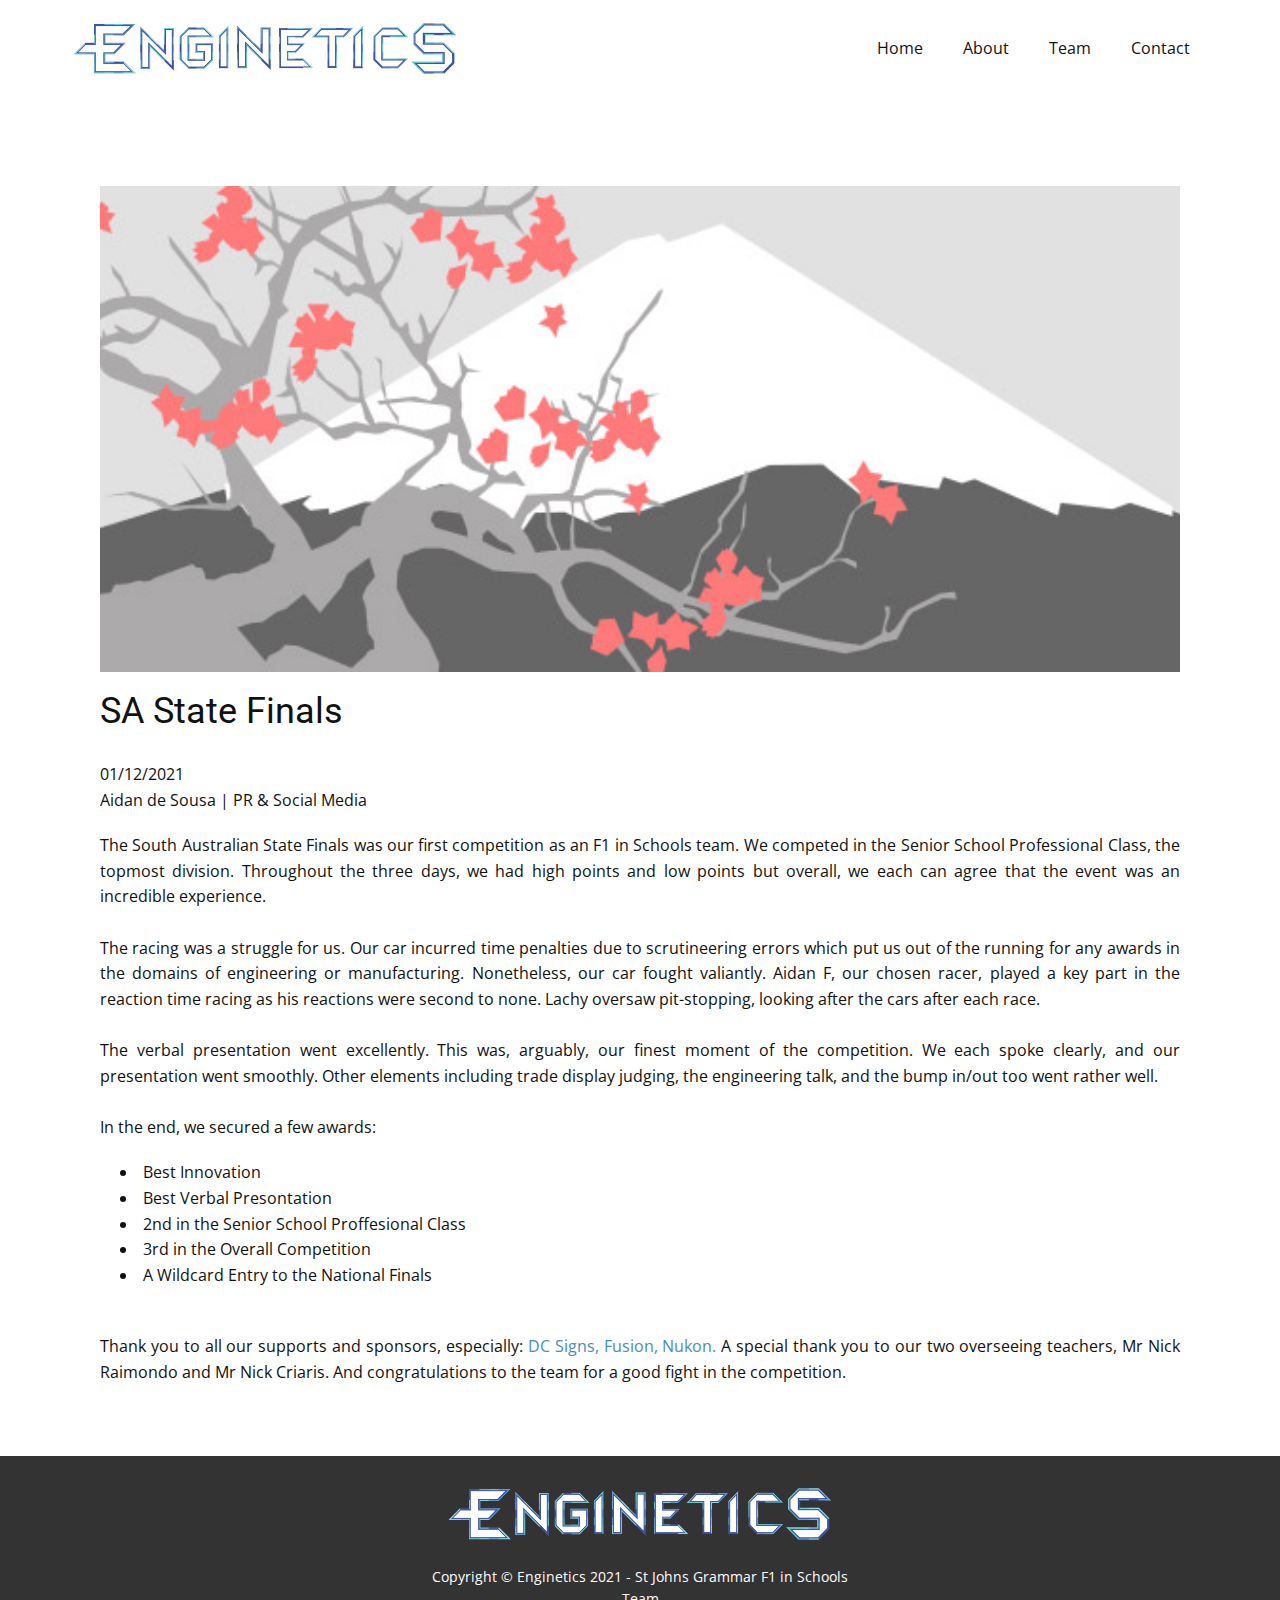
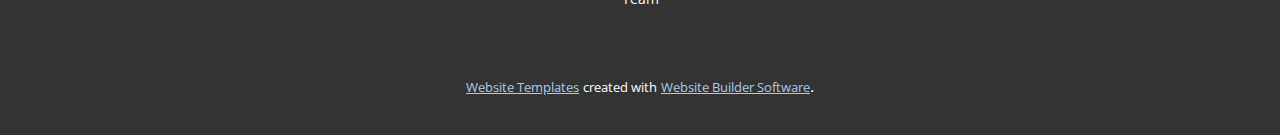
<file: blog posts/post.html>
<!doctype html>
<html style="font-size: 16px;"><head>
    <meta name="viewport" content="width=device-width, initial-scale=1.0">
    <meta charset="utf-8">
    <meta name="keywords" content="Post 1 Headline">
    <meta name="description" content="">
    <meta name="page_type" content="np-template-header-footer-from-plugin">
    <title>SA State Finals</title>
    <link rel="stylesheet" href="../nicepage.css" media="screen">
<link rel="stylesheet" href="../Post-Template.css" media="screen">
    <script class="u-script" type="text/javascript" src="../jquery.js" defer=""></script>
    <script class="u-script" type="text/javascript" src="../nicepage.js" defer=""></script>
    <meta name="generator" content="Nicepage 3.12.1, nicepage.com">
    <link id="u-theme-google-font" rel="stylesheet" href="https://fonts.googleapis.com/css?family=Roboto:100,100i,300,300i,400,400i,500,500i,700,700i,900,900i|Open+Sans:300,300i,400,400i,600,600i,700,700i,800,800i">
    
    
    <script type="application/ld+json">{
		"@context": "http://schema.org",
		"@type": "Organization",
		"name": "",
		"url": "index.html",
		"logo": "images/default-logo.png"
}</script>
    <meta property="og:title" content="Post Template">
    <meta property="og:type" content="website">
    <meta name="theme-color" content="#478ac9">
    <link rel="canonical" href="../index.html">
    <meta property="og:url" content="index.html">
  </head>
  <body class="u-body"><header class="u-clearfix u-header u-header" id="sec-2f8c"><div class="u-clearfix u-sheet u-sheet-1">
        <a href="../Home.html" data-page-id="411013401" class="u-image u-logo u-image-1" data-image-width="3416" data-image-height="387" title="Home">
          <img src="../images/default-logo.png" class="u-logo-image u-logo-image-1" data-image-width="389.3334">
        </a>
        <nav class="u-menu u-menu-dropdown u-offcanvas u-menu-1">
          <div class="menu-collapse" style="font-size: 1rem; letter-spacing: 0px;">
            <a class="u-button-style u-custom-left-right-menu-spacing u-custom-padding-bottom u-custom-top-bottom-menu-spacing u-nav-link u-text-active-palette-1-base u-text-hover-palette-2-base" href="#">
              <svg><use xmlns:xlink="http://www.w3.org/1999/xlink" xlink:href="#menu-hamburger"></use></svg>
              <svg version="1.1" xmlns="http://www.w3.org/2000/svg" xmlns:xlink="http://www.w3.org/1999/xlink"><defs><symbol id="menu-hamburger" viewBox="0 0 16 16" style="width: 16px; height: 16px;"><rect y="1" width="16" height="2"></rect><rect y="7" width="16" height="2"></rect><rect y="13" width="16" height="2"></rect>
</symbol>
</defs></svg>
            </a>
          </div>
          <div class="u-custom-menu u-nav-container">
            <ul class="u-nav u-unstyled u-nav-1"><li class="u-nav-item"><a class="u-button-style u-nav-link u-text-active-palette-1-base u-text-hover-palette-2-base" href="../Home.html" style="padding: 18px 20px;">Home</a>
</li><li class="u-nav-item"><a class="u-button-style u-nav-link u-text-active-palette-1-base u-text-hover-palette-2-base" href="../About.html" style="padding: 18px 20px;">About</a>
</li><li class="u-nav-item"><a class="u-button-style u-nav-link u-text-active-palette-1-base u-text-hover-palette-2-base" style="padding: 18px 20px;">Team</a>
</li><li class="u-nav-item"><a class="u-button-style u-nav-link u-text-active-palette-1-base u-text-hover-palette-2-base" href="../Contact.html" style="padding: 18px 20px;">Contact</a>
</li></ul>
          </div>
          <div class="u-custom-menu u-nav-container-collapse">
            <div class="u-black u-container-style u-inner-container-layout u-opacity u-opacity-95 u-sidenav">
              <div class="u-sidenav-overflow">
                <div class="u-menu-close"></div>
                <ul class="u-align-center u-nav u-popupmenu-items u-unstyled u-nav-2"><li class="u-nav-item"><a class="u-button-style u-nav-link" href="../Home.html" style="padding: 18px 20px;">Home</a>
</li><li class="u-nav-item"><a class="u-button-style u-nav-link" href="../About.html" style="padding: 18px 20px;">About</a>
</li><li class="u-nav-item"><a class="u-button-style u-nav-link" style="padding: 18px 20px;">Team</a>
</li><li class="u-nav-item"><a class="u-button-style u-nav-link" href="../Contact.html" style="padding: 18px 20px;">Contact</a>
</li></ul>
              </div>
            </div>
            <div class="u-black u-menu-overlay u-opacity u-opacity-70"></div>
          </div>
        </nav>
      </div></header>
    <section class="u-align-center u-clearfix u-section-1" id="sec-c7f2">
      <div class="u-clearfix u-sheet u-valign-middle-md u-valign-middle-sm u-valign-middle-xs u-sheet-1"><!--post_details--><!--post_details_options_json--><!--{"source":""}--><!--/post_details_options_json--><!--blog_post-->
        <div class="u-container-style u-expanded-width u-post-details u-post-details-1">
          <div class="u-container-layout u-valign-middle u-container-layout-1"><!--blog_post_image-->
            <img alt="" class="u-blog-control u-expanded-width u-image u-image-default u-image-1" src="[data-uri]"><!--/blog_post_image--><!--blog_post_header-->
            <h2 class="u-blog-control u-text u-text-1">SA State Finals</h2><!--/blog_post_header--><!--blog_post_metadata-->
            <div class="u-blog-control u-metadata u-metadata-1"><!--blog_post_metadata_date-->
              <span class="u-meta-date u-meta-icon">01/12/2021 <br> Aidan de Sousa | PR & Social Media</span><!--/blog_post_metadata_date--><!--blog_post_metadata_category-->
              <!--/blog_post_metadata_category--><!--blog_post_metadata_comments-->
              <!--/blog_post_metadata_comments-->
            </div><!--/blog_post_metadata--><!--blog_post_content-->
            <div class="u-align-justify u-blog-control u-post-content u-text u-text-2 fr-view">
              The South Australian State Finals was our first competition as an F1 in Schools team. We competed in the Senior School Professional Class, the topmost division. Throughout the three days, we had high points and low points but overall, we each can agree that the event was an incredible experience.
              <br>
              <br>
              The racing was a struggle for us. Our car incurred time penalties due to scrutineering errors which put us out of the running for any awards in the domains of engineering or manufacturing. Nonetheless, our car fought valiantly. Aidan F, our chosen racer, played a key part in the reaction time racing as his reactions were second to none. Lachy oversaw pit-stopping, looking after the cars after each race.
              <br>
              <br>
              The verbal presentation went excellently. This was, arguably, our finest moment of the competition. We each spoke clearly, and our presentation went smoothly. Other elements including trade display judging, the engineering talk, and the bump in/out too went rather well.
              <br>
              <br>
              In the end, we secured a few awards:
              <ul>
                <li>
                  Best Innovation
                </li>
                <li>
                  Best Verbal Presontation
                </li>
                <li>
                  2nd in the Senior School Proffesional Class
                </li>
                <li>
                  3rd in the Overall Competition
                </li>
                <li>
                  A Wildcard Entry to the National Finals
                </li>
              </ul>
              <br>
              Thank you to all our supports and sponsors, especially:
              <a href="https://dcsignsanddesign.com/">
                DC Signs,
              </a>
              <a href="https://www.fusion.com.au/#gref">
                Fusion,
              </a>
              <a href="https://www.nukon.com/">
                Nukon.
              </a>
              A special thank you to our two overseeing teachers, Mr Nick Raimondo and Mr Nick Criaris. And congratulations to the team for a good fight in the competition.
              <br>
              <br>
              <br>
  </div><!--/blog_post_content-->
          </div>
        </div><!--/blog_post--><!--/post_details-->
      </div>
    </section>
    
    
    <footer class="u-align-center u-clearfix u-footer u-grey-80 u-footer" id="sec-4af6"><div class="u-clearfix u-sheet u-sheet-1">
        <a href="../Home.html" data-page-id="411013401" class="u-image u-logo u-image-1" data-image-width="3416" data-image-height="387" title="Home">
          <img src="../images/default-logo.png" class="u-logo-image u-logo-image-1" data-image-width="389.3334">
        </a>
        <p class="u-small-text u-text u-text-variant u-text-1">Copyright © Enginetics 2021 - St Johns Grammar F1 in Schools Team</p>
      </div></footer>
    <section class="u-backlink u-clearfix u-grey-80">
      <a class="u-link" href="https://nicepage.com/website-templates" target="_blank">
        <span>Website Templates</span>
      </a>
      <p class="u-text">
        <span>created with</span>
      </p>
      <a class="u-link" href="https://nicepage.com/" target="_blank">
        <span>Website Builder Software</span>
      </a>. 
    </section>
  
</body></html>
</file>
